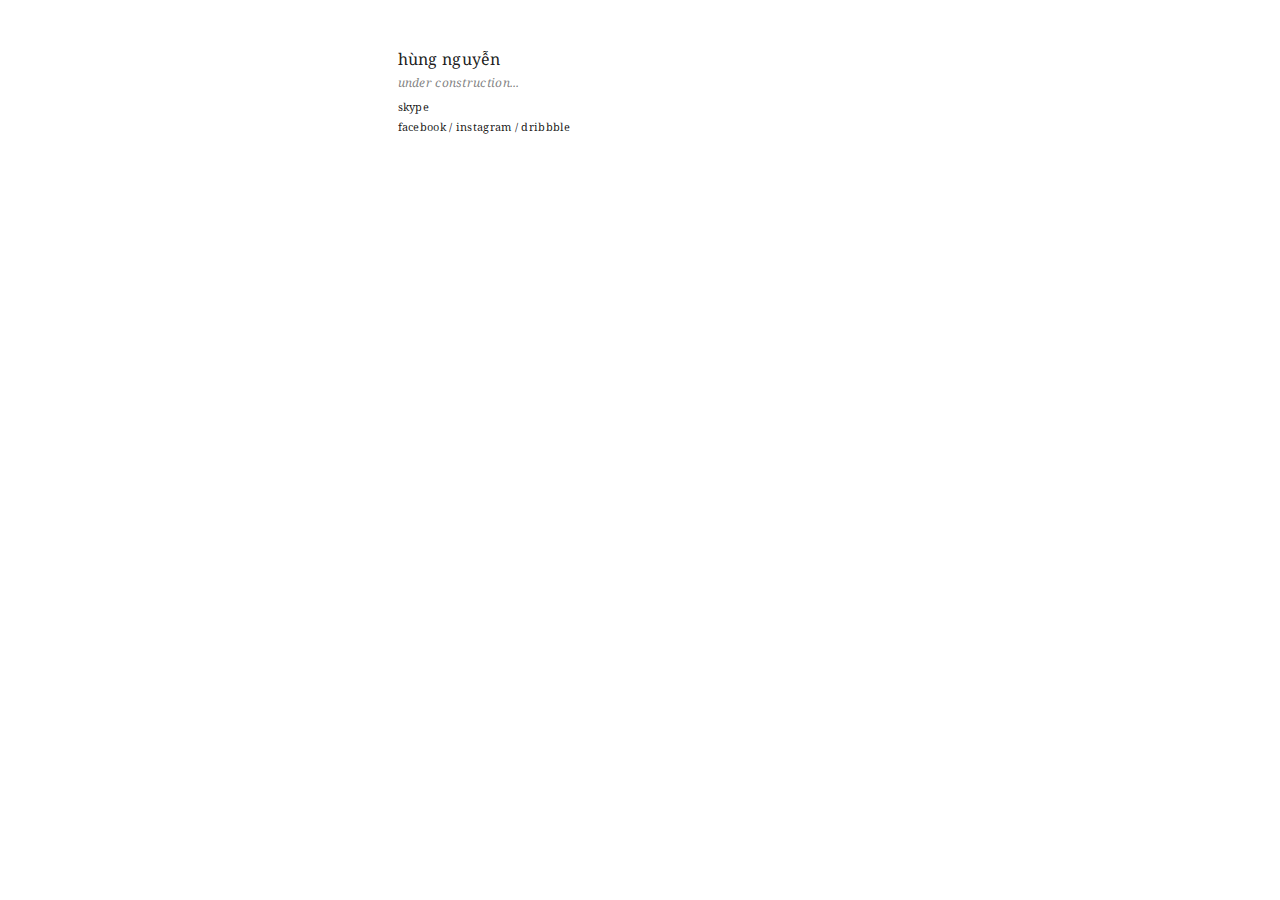
<file: index.html>
<!DOCTYPE html>
<html lang="vi">
<head>
    <meta charset="utf-8">
    <meta http-equiv="X-UA-Compatible" content="IE=edge">
    <meta name="description" content="">
    <meta name="keywords" content="">
    <meta name="viewport" content="width=device-width, initial-scale=1">
    <title>Hùng Nguyễn - Trang chủ</title>
    <!--Fonts-->
    <link href="https://fonts.googleapis.com/css?family=Noto+Serif:400,400i,700,700i&amp;subset=vietnamese" rel="stylesheet">
    <!-- Bootstrap -->
    <link href="css/bootstrap.css" rel="stylesheet">
    <!--Custom CSS-->
    <link href="css/styles.css" rel="stylesheet">
    <!-- HTML5 Shim and Respond.js IE8 support of HTML5 elements and media queries -->
    <!-- WARNING: Respond.js doesn't work if you view the page via file:// -->
    <!--[if lt IE 9]>
    <script src="https://oss.maxcdn.com/html5shiv/3.7.2/html5shiv.min.js"></script>
    <script src="https://oss.maxcdn.com/respond/1.4.2/respond.min.js"></script>
    <![endif]-->
</head>
<body class="index-page">

<!--HEADER-->
<div class="header">
    <div class="container">
        <div class="row">
            <div class="col-xs-12 col-sm-8 col-sm-offset-2 col-md-6 col-md-offset-3">
                <!--logo-->
                <a href="index.html" class="logo">hùng nguyễn</a>

                <!--tagline-->
                <div class="tagline">under construction...</div>

                <!--social link-->
                <div class="social-link">
                    <a href="#">skype</a><br/>
                    <a href="#">facebook</a> / <a href="#">instagram</a> / <a href="#">dribbble</a>
                </div>
            </div>
        </div>
    </div>
</div>

<!--MAIN CONTENT-->
<div class="main-content">

</div>

<!--FOOTER-->
<div class="footer">

</div>

<!-- jQuery (necessary for Bootstrap's JavaScript plugins) -->
<script src="js/jquery-3.1.1.js"></script>
<!-- Include all compiled plugins (below), or include individual files as needed -->
<script src="js/bootstrap.js"></script>
<!--Custom scripts-->
<script src="js/scripts.js"></script>
</body>
</html>
</file>
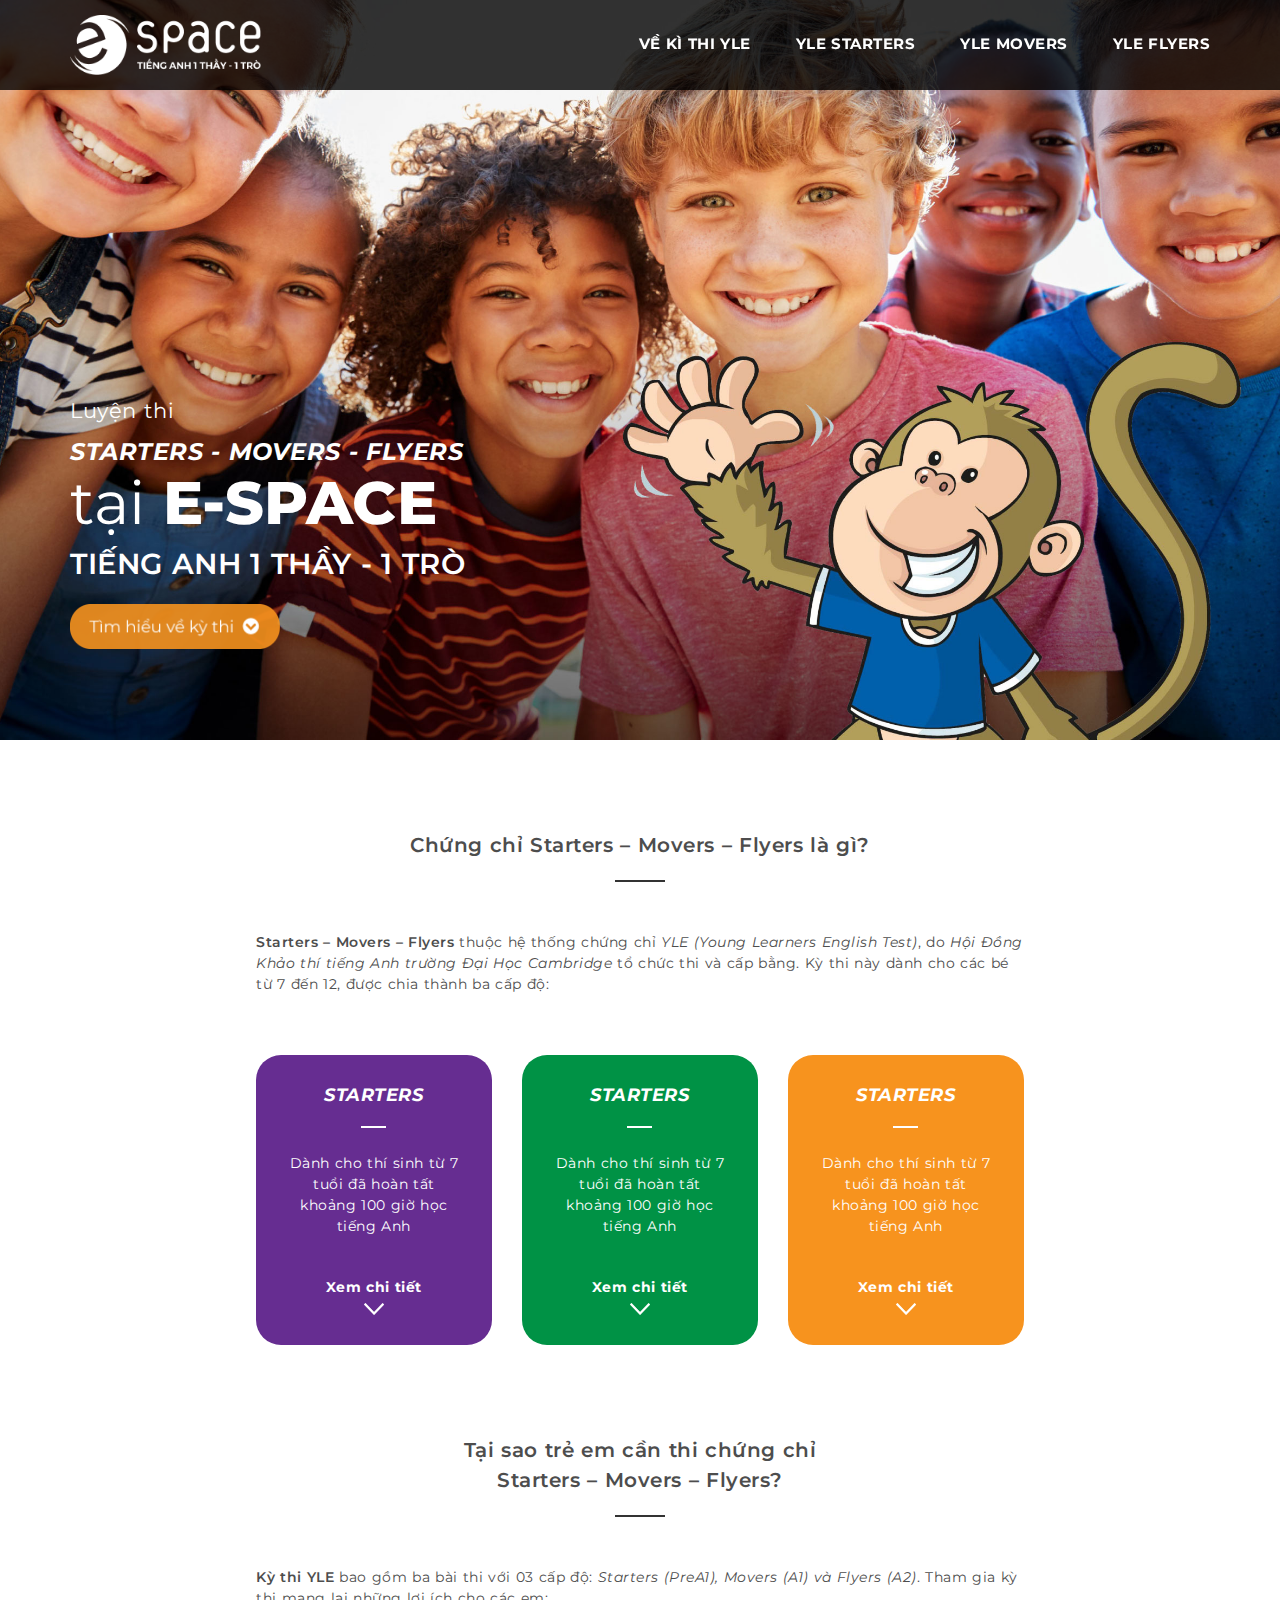
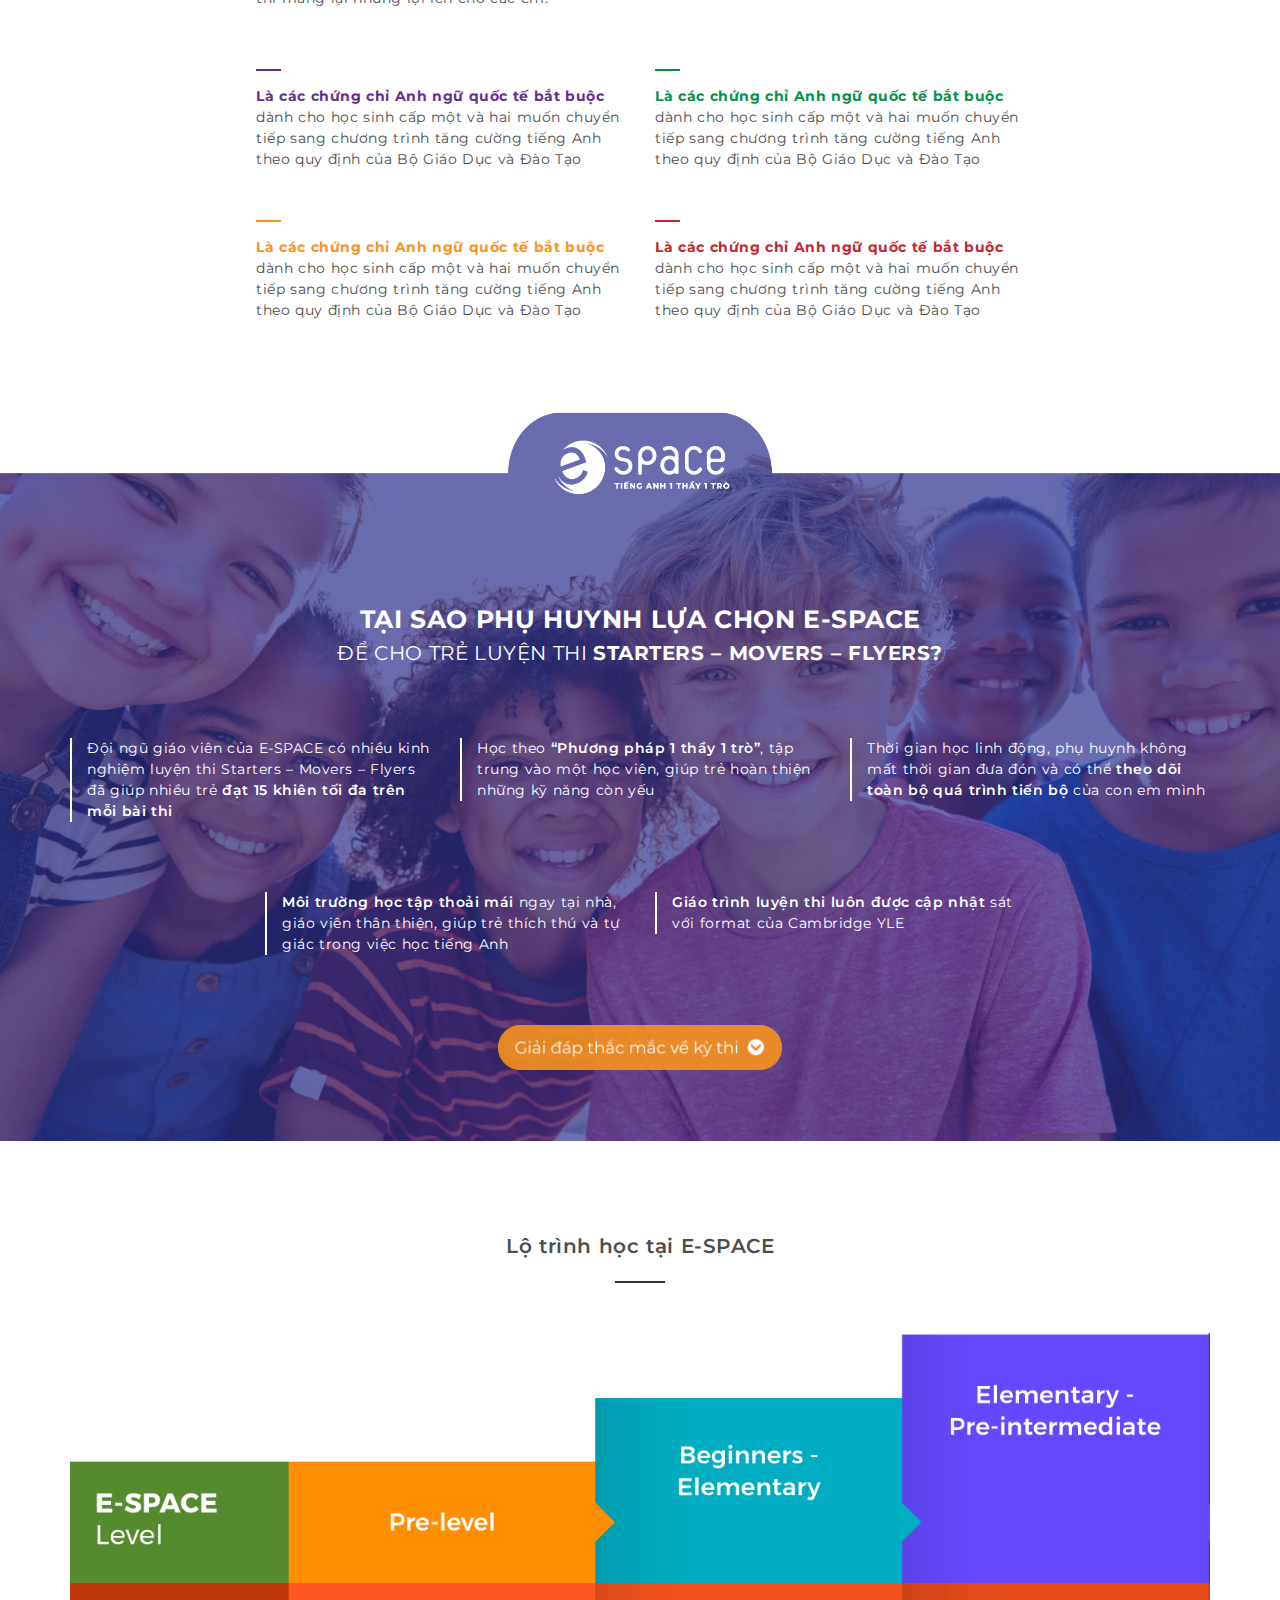
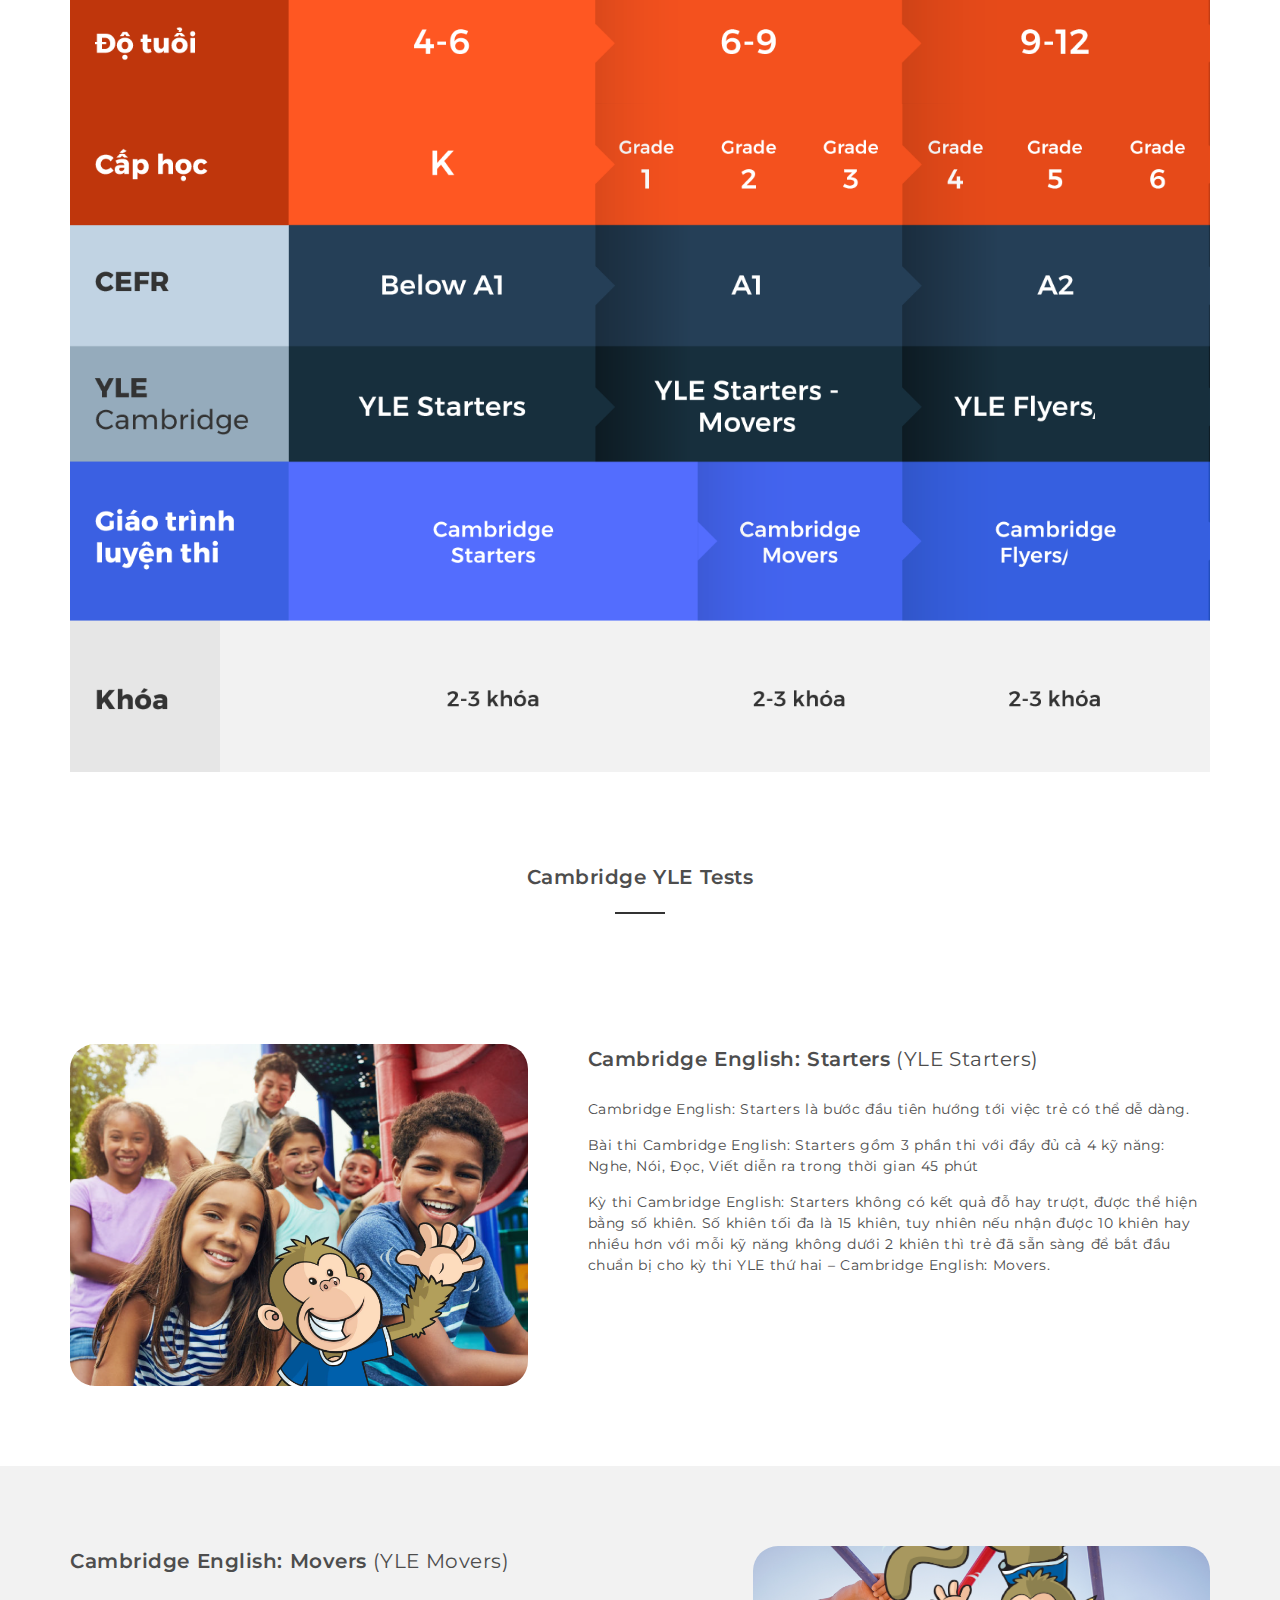
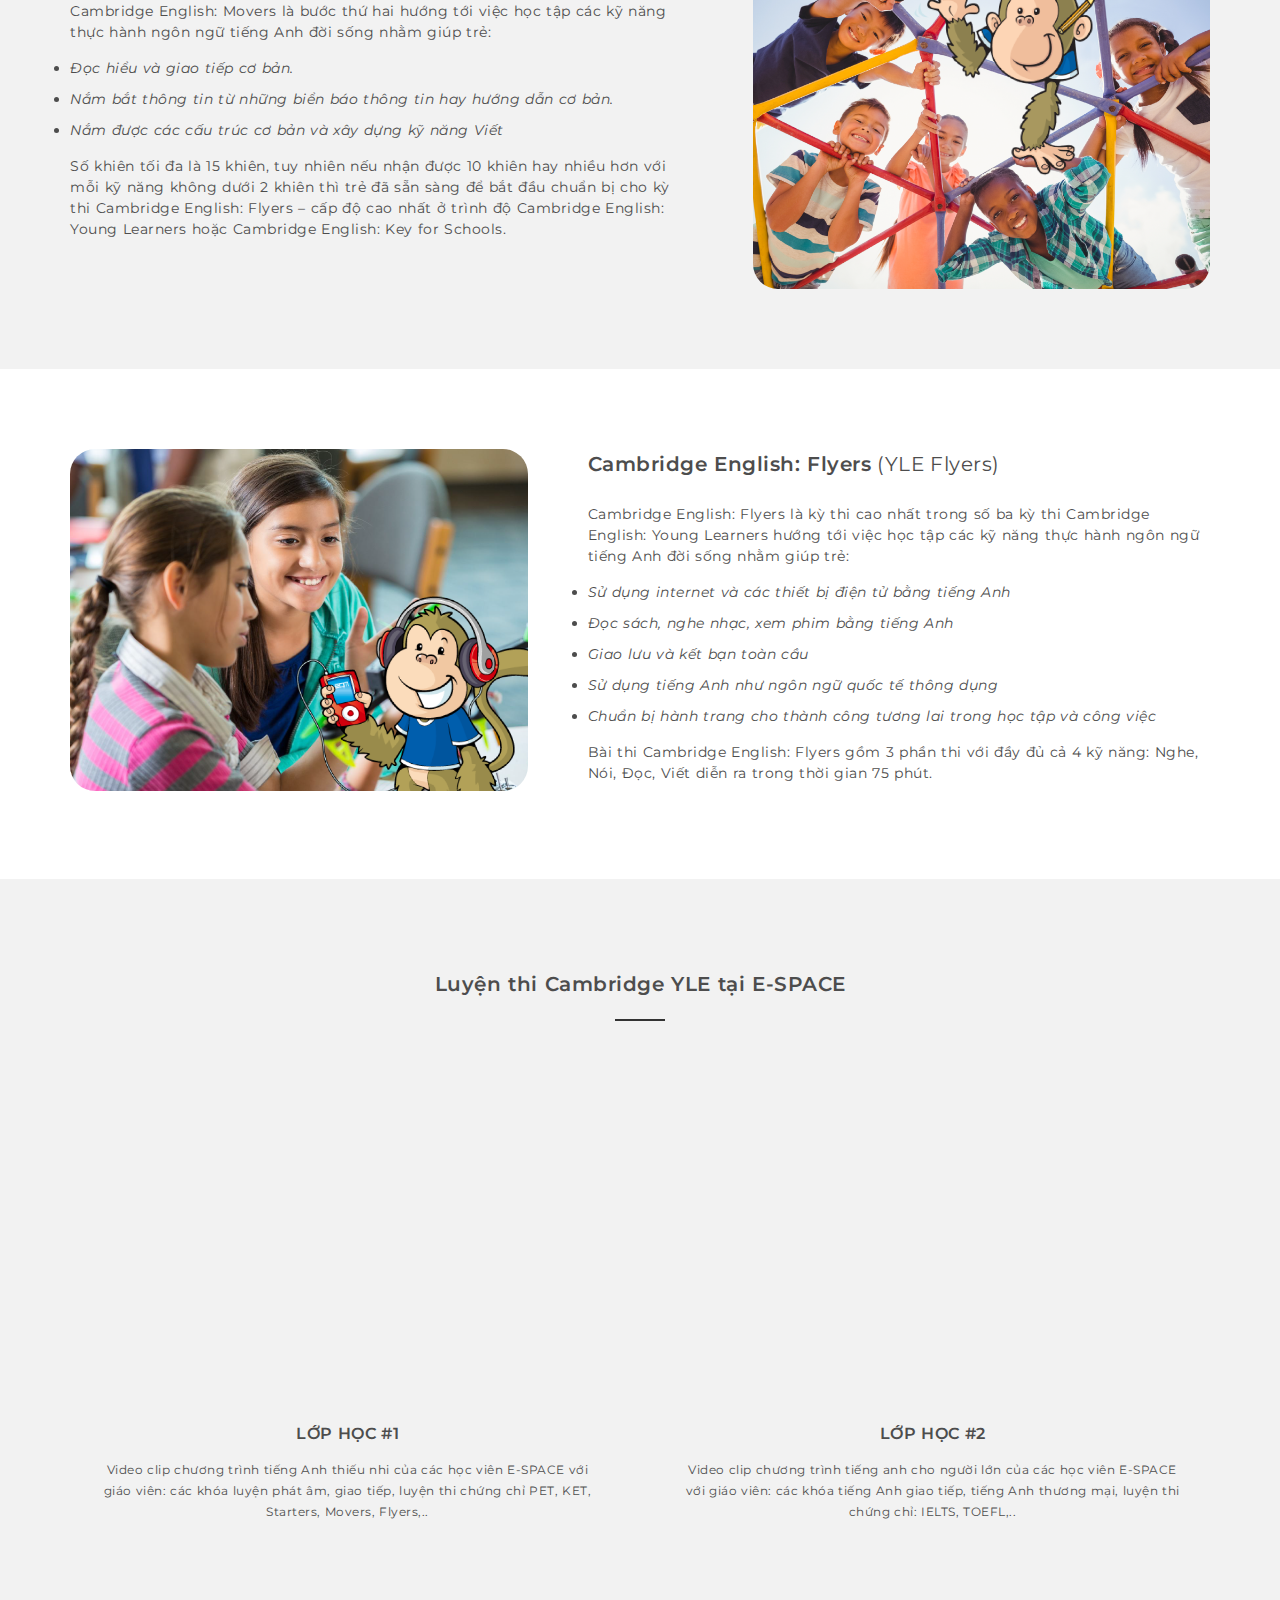
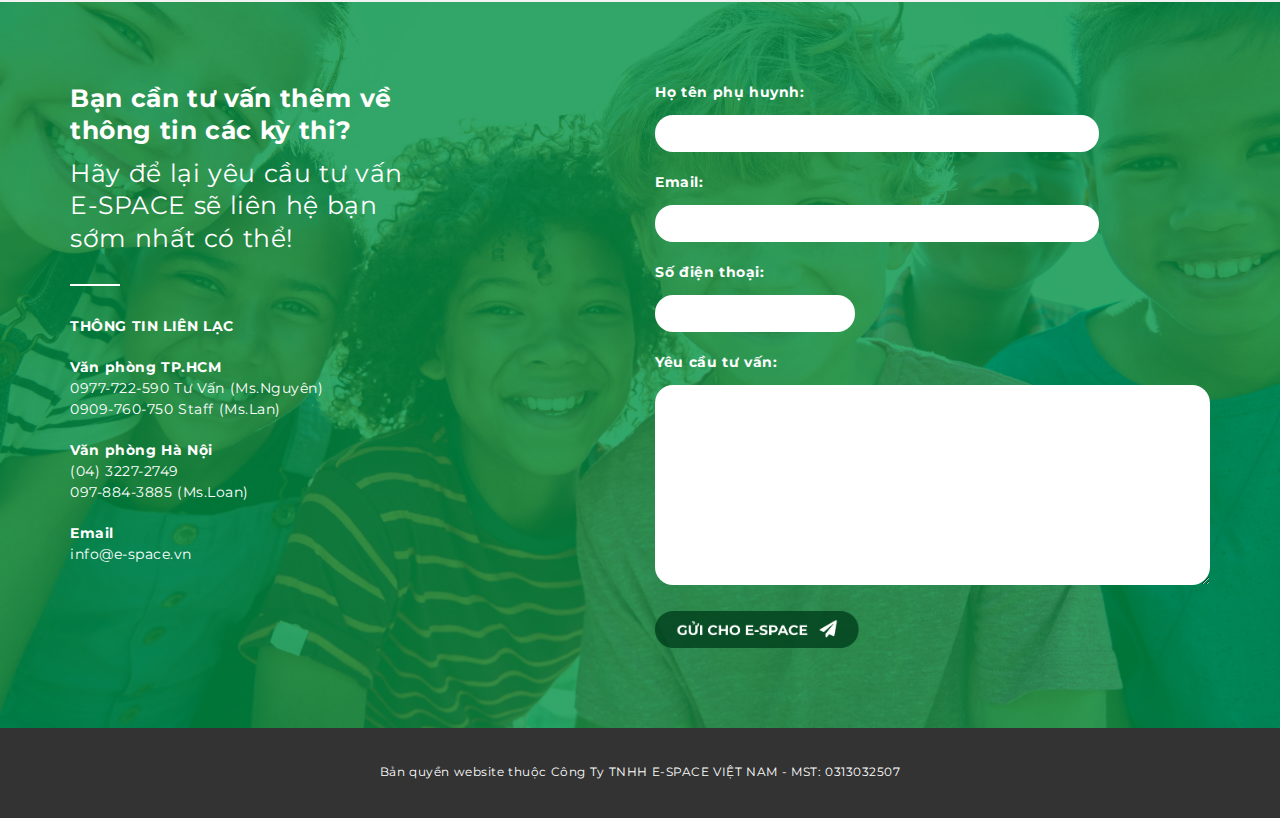
<file: es/index.html>
<!DOCTYPE html>
<html lang="vi">
<head>
    <meta charset="utf-8">
    <meta http-equiv="X-UA-Compatible" content="IE=edge">
    <meta name="description" content="">
    <meta name="keywords" content="">
    <meta name="viewport" content="width=device-width, initial-scale=1">
    <title>Luyện thi tiếng and Cambridge cùng E-SAPCE - Tiếng Anh 1 thầy 1 trò!</title>
    <!--Fonts-->
    <link href="https://fonts.googleapis.com/css?family=Montserrat:400,400i,500,500i,600,600i,700,700i&amp;subset=vietnamese" rel="stylesheet">
    <!-- Bootstrap -->
    <link href="css/bootstrap.css" rel="stylesheet">
    <!--Custom CSS-->
    <link href="css/styles.css" rel="stylesheet">
    <!-- HTML5 Shim and Respond.js IE8 support of HTML5 elements and media queries -->
    <!-- WARNING: Respond.js doesn't work if you view the page via file:// -->
    <!--[if lt IE 9]>
    <script src="https://oss.maxcdn.com/html5shiv/3.7.2/html5shiv.min.js"></script>
    <script src="https://oss.maxcdn.com/respond/1.4.2/respond.min.js"></script>
    <![endif]-->
</head>
<body id="top-page" class="index-page">

<!--HEADER-->
<div class="header">


    <!--main nav-->
    <div class="main-nav visible-lg visible-md">
        <div class="container">
            <a href="#top-page" class="logo">
                <img src="images/logo.png" />
            </a>
            <div class="links">
                <a href="#features-part">Về kì thi YLE</a>
                <a href="#starters-part">YLE Starters</a>
                <a href="#movers-part">YLE Movers</a>
                <a href="#flyers-part">YLE Flyers</a>
            </div>
        </div>
    </div>



    <!--hidden menu-->
    <div class="hidden-menu hidden-lg hidden-md">
        <a href="#features-part">Về kì thi YLE</a>
        <a class="zebra" href="#starters-part">YLE Starters</a>
        <a href="#movers-part">YLE Movers</a>
        <a class="zebra" href="#flyers-part">YLE Flyers</a>
    </div>

    <!--nav sp-->
    <div class="nav-sp hidden-lg hidden-md">
        <div class="container">
            <a href="#top-page" class="logo">
                <img src="images/logo.png" />
            </a>
            <img class="toggle-btn hamburger" src="images/hamburger.png"/>
            <img class="toggle-btn close-btn" src="images/close.png"/>
        </div>
    </div>
</div>

<!--MAIN CONTENT-->
<div class="main-content">

    <!--hero-->
    <div class="hero">
        <div class="container">
            <div class="hero-intro">
                <div class="text01">Luyện thi</div>
                <div class="text02">Starters - Movers - Flyers</div>
                <div class="text03">tại <span>E-SPACE</span></div>
                <div class="text04">Tiếng anh 1 thầy - 1 trò</div>
                <a class="hero-btn" href="#features-part"><img src="images/hero-btn.png" /></a>
            </div>
        </div>
    </div>

    <!--features-->
    <div id="features-part" class="features block">
        <div class="container">
            <h2 class="block-title">Chứng chỉ Starters – Movers – Flyers là gì?</h2>
            <div class="block-title-sep"></div>
            <div class="description">
                <p>
                    <b>Starters – Movers – Flyers</b> thuộc hệ thống chứng chỉ <i>YLE (Young Learners English Test)</i>, do <i>Hội Đồng Khảo thí tiếng Anh trường Đại Học Cambridge</i> tổ chức thi và cấp bằng. Kỳ thi này dành cho các bé từ 7 đến 12, được chia thành ba cấp độ:
                </p>
            </div>
            <div class="row feature-list">
                <div class="col-xs-12 col-md-4">
                    <div class="item starters">
                        <div class="title">Starters</div>
                        <div class="sep"></div>
                        <div class="description">
                            Dành cho thí sinh từ 7 tuổi đã hoàn tất khoảng 100 giờ học tiếng Anh
                        </div>
                        <a href="#starters-part" class="detail">
                            <span>Xem chi tiết</span>
                            <img src="images/arr-down.png" />
                        </a>
                    </div>
                </div>
                <div class="col-xs-12 col-md-4">
                    <div class="item movers">
                        <div class="title">Starters</div>
                        <div class="sep"></div>
                        <div class="description">
                            Dành cho thí sinh từ 7 tuổi đã hoàn tất khoảng 100 giờ học tiếng Anh
                        </div>
                        <a href="#movers-part" class="detail">
                            <span>Xem chi tiết</span>
                            <img src="images/arr-down.png" />
                        </a>
                    </div>
                </div>
                <div class="col-xs-12 col-md-4">
                    <div class="item flyers">
                        <div class="title">Starters</div>
                        <div class="sep"></div>
                        <div class="description">
                            Dành cho thí sinh từ 7 tuổi đã hoàn tất khoảng 100 giờ học tiếng Anh
                        </div>
                        <a href="#flyers-part" class="detail">
                            <span>Xem chi tiết</span>
                            <img src="images/arr-down.png" />
                        </a>
                    </div>
                </div>
            </div>
        </div>
    </div>

    <!--why-->
    <div class="why block">
        <div class="container">
            <h2 class="block-title">Tại sao trẻ em cần thi chứng chỉ<br/>
                Starters – Movers – Flyers?</h2>
            <div class="block-title-sep"></div>
            <div class="description">
                <p>
                    <b>Kỳ thi YLE</b> bao gồm ba bài thi với 03 cấp độ: <i>Starters (PreA1), Movers (A1) và Flyers (A2)</i>. Tham gia kỳ thi mang lại những lợi ích cho các em:
                </p>
            </div>
            <div class="row why-list">
                <div class="col-xs-12 col-md-6">
                    <div class="item first">
                        <div class="sep"></div>
                        <div class="description">
                            <span>Là các chứng chỉ Anh ngữ quốc tế bắt buộc</span> dành cho học sinh cấp một và hai muốn chuyển tiếp sang chương trình tăng cường tiếng Anh theo quy định của Bộ Giáo Dục và Đào Tạo
                        </div>
                    </div>
                </div>
                <div class="col-xs-12 col-md-6">
                    <div class="item second">
                        <div class="sep"></div>
                        <div class="description">
                            <span>Là các chứng chỉ Anh ngữ quốc tế bắt buộc</span> dành cho học sinh cấp một và hai muốn chuyển tiếp sang chương trình tăng cường tiếng Anh theo quy định của Bộ Giáo Dục và Đào Tạo
                        </div>
                    </div>
                </div>
                <div class="col-xs-12 col-md-6">
                    <div class="item third">
                        <div class="sep"></div>
                        <div class="description">
                            <span>Là các chứng chỉ Anh ngữ quốc tế bắt buộc</span> dành cho học sinh cấp một và hai muốn chuyển tiếp sang chương trình tăng cường tiếng Anh theo quy định của Bộ Giáo Dục và Đào Tạo
                        </div>
                    </div>
                </div>
                <div class="col-xs-12 col-md-6">
                    <div class="item fourth">
                        <div class="sep"></div>
                        <div class="description">
                            <span>Là các chứng chỉ Anh ngữ quốc tế bắt buộc</span> dành cho học sinh cấp một và hai muốn chuyển tiếp sang chương trình tăng cường tiếng Anh theo quy định của Bộ Giáo Dục và Đào Tạo
                        </div>
                    </div>
                </div>
            </div>
        </div>
    </div>




    <!--why choose-->
    <div class="why-choose block">
        <div class="container">
            <div class="title">
                <div class="first">TẠI SAO PHỤ HUYNH LỰA CHỌN E-SPACE</div>
                <div class="second">ĐỂ CHO TRẺ LUYỆN THI <span>STARTERS – MOVERS – FLYERS?</span></div>
            </div>
            <div class="row why-choose-list">
                <div class="col-xs-12 col-md-4">
                    <div class="item first">
                        <div class="description">
                            Đội ngũ giáo viên của E-SPACE có nhiều kinh nghiệm luyện thi Starters – Movers – Flyers đã giúp nhiều trẻ <b>đạt 15 khiên tối đa trên mỗi bài thi</b>
                        </div>
                    </div>
                </div>

                <div class="col-xs-12 col-md-4">
                    <div class="item first">
                        <div class="description">
                            Học theo <b>“Phương pháp 1 thầy 1 trò”</b>, tập trung vào một học viên, giúp trẻ hoàn thiện những kỹ năng còn yếu
                        </div>
                    </div>
                </div>

                <div class="col-xs-12 col-md-4">
                    <div class="item first">
                        <div class="description">
                            Thời gian học linh động, phụ huynh không mất thời gian đưa đón và có thể <b>theo dõi toàn bộ quá trình tiến bộ</b> của con em mình
                        </div>
                    </div>
                </div>

                <div style="height: 70px; clear: both;" class="visible-md visible-lg"></div>

                <div class="col-xs-12 col-md-4 col-md-offset-2">
                    <div class="item first">
                        <div class="description">
                            <b>Môi trường học tập thoải mái</b> ngay tại nhà, giáo viên thân thiện, giúp trẻ thích thú và tự giác trong việc học tiếng Anh
                        </div>
                    </div>
                </div>

                <div class="col-xs-12 col-md-4">
                    <div class="item first">
                        <div class="description">
                            <b>Giáo trình luyện thi luôn được cập nhật</b> sát với format của Cambridge YLE
                        </div>
                    </div>
                </div>
            </div>

            <a href="#contact-part" class="ask-button"><img src="images/ask-btn.png" /></a>
        </div>
    </div>




    <!--road-->
    <div class="road block">
        <div class="container">
            <h2 class="block-title">Lộ trình học tại E-SPACE</h2>
            <div class="block-title-sep"></div>

            <img class="road-img" src="images/lotrinh-luyenthi.png"/>
        </div>
    </div>




    <!--test list-->
    <div class="test-list block">
        <div class="container">
            <h2 class="block-title">Cambridge YLE Tests</h2>
            <div class="block-title-sep"></div>
        </div>

        <div id="starters-part" class="container">
            <div class="row starters item first">
                <div class="col-xs-12 col-md-5">
                    <img class="test-list-img" src="images/test01.png"/>
                </div>

                <div class="col-xs-12 col-md-7">
                    <div class="title more-padding-left"><b>Cambridge English: Starters</b> (YLE Starters)</div>
                    <div class="description more-padding-left">
                        <p>Cambridge English: Starters là bước đầu tiên hướng tới việc trẻ có thể dễ dàng.</p>

                        <p>Bài thi Cambridge English: Starters gồm 3 phần thi với đầy đủ cả 4 kỹ năng: Nghe, Nói, Đọc, Viết diễn ra trong thời gian 45 phút</p>

                        <p>Kỳ thi Cambridge English: Starters không có kết quả đỗ hay trượt, được thể hiện bằng số khiên. Số khiên tối đa là 15 khiên, tuy nhiên nếu nhận được 10 khiên hay nhiều hơn với mỗi kỹ năng không dưới 2 khiên thì trẻ đã sẵn sàng để bắt đầu chuẩn bị cho kỳ thi YLE thứ hai – Cambridge English: Movers.</p>

                    </div>
                </div>
            </div>
        </div>

        <div id="movers-part" class="container-fluid">
            <div class="container">
                <div class="row starters item second">
                    <div class="col-xs-12 col-md-5 visible-xs visible-sm">
                        <img class="test-list-img" src="images/test02.png"/>
                    </div>

                    <div class="col-xs-12 col-md-7">
                        <div class="title more-padding-right"><b>Cambridge English: Movers</b> (YLE Movers)</div>
                        <div class="description more-padding-right">
                            <p>Cambridge English: Movers là bước thứ hai hướng tới việc học tập các kỹ năng thực hành ngôn ngữ tiếng Anh đời sống nhằm giúp trẻ:</p>

                            <ul>
                                <li>Đọc hiểu và giao tiếp cơ bản.</li>

                                <li>Nắm bắt thông tin từ những biển báo thông tin hay hướng dẫn cơ bản.</li>

                                <li>Nắm được các cấu trúc cơ bản và xây dựng kỹ năng Viết</li>
                            </ul>

                            <p>Số khiên tối đa là 15 khiên, tuy nhiên nếu nhận được 10 khiên hay nhiều hơn với mỗi kỹ năng không dưới 2 khiên thì trẻ đã sẵn sàng để bắt đầu chuẩn bị cho kỳ thi Cambridge English: Flyers – cấp độ cao nhất ở trình độ Cambridge English: Young Learners hoặc Cambridge English: Key for Schools.</p>

                        </div>
                    </div>

                    <div class="col-xs-12 col-md-5 visible-lg visible-md">
                        <img class="test-list-img" src="images/test02.png"/>
                    </div>
                </div>
            </div>
        </div>

        <div id="flyers-part" class="container">
            <div class="row starters item third">
                <div class="col-xs-12 col-md-5">
                    <img class="test-list-img" src="images/test03.png"/>
                </div>

                <div class="col-xs-12 col-md-7">
                    <div class="title more-padding-left"><b>Cambridge English: Flyers</b> (YLE Flyers)</div>
                    <div class="description more-padding-left">
                        <p>Cambridge English: Flyers là kỳ thi cao nhất trong số ba kỳ thi Cambridge English: Young Learners hướng tới việc học tập các kỹ năng thực hành ngôn ngữ tiếng Anh đời sống nhằm giúp trẻ:</p>

                        <ul>
                            <li>Sử dụng internet và các thiết bị điện tử bằng tiếng Anh</li>
                            <li>Đọc sách, nghe nhạc, xem phim bằng tiếng Anh</li>
                            <li>Giao lưu và kết bạn toàn cầu</li>
                            <li>Sử dụng tiếng Anh như ngôn ngữ quốc tế thông dụng</li>
                            <li>Chuẩn bị hành trang cho thành công tương lai trong học tập và công việc</li>
                        </ul>

                        <p>Bài thi Cambridge English: Flyers gồm 3 phần thi với đầy đủ cả 4 kỹ năng: Nghe, Nói, Đọc, Viết diễn ra trong thời gian 75 phút.</p>
                    </div>
                </div>
            </div>
        </div>
    </div>




    <!--sample classes-->
    <div class="sample-classes block">
        <div class="container">
            <h2 class="block-title">Luyện thi Cambridge YLE tại E-SPACE</h2>
            <div class="block-title-sep"></div>

            <div class="video-list">
                <div class="row">
                    <div class="col-xs-12 col-md-6">
                        <div class="video-container">
                            <iframe width="560" height="315" src="https://www.youtube.com/embed/gmar4gh5nIw?rel=0" frameborder="0" gesture="media" allow="encrypted-media" allowfullscreen></iframe>
                        </div>
                        <div class="title">Lớp học #1</div>
                        <div class="description">Video clip chương trình tiếng Anh thiếu nhi của các học viên E-SPACE với giáo viên: các khóa luyện phát âm, giao tiếp, luyện thi chứng chỉ PET, KET, Starters, Movers, Flyers,..</div>
                    </div>
                    <div class="col-xs-12 col-md-6">
                        <div class="video-container">
                            <iframe width="560" height="315" src="https://www.youtube.com/embed/gmar4gh5nIw?rel=0" frameborder="0" gesture="media" allow="encrypted-media" allowfullscreen></iframe>
                        </div>
                        <div class="title">Lớp học #2</div>
                        <div class="description">Video clip chương trình tiếng anh cho người lớn của các học viên E-SPACE với giáo viên: các khóa tiếng Anh giao tiếp, tiếng Anh thương mại, luyện thi chứng chỉ: IELTS, TOEFL,..</div>
                    </div>
                </div>
            </div>
        </div>
    </div>




    <!--contact form-->
    <div id="contact-part" class="contact-form">
        <div class="container">
            <div class="row">
                <div class="col-xs-12 col-md-6">
                    <div class="question">
                        Bạn cần tư vấn thêm về<br/>
                        thông tin các kỳ thi?
                    </div>
                    <div class="answer">
                        Hãy để lại yêu cầu tư vấn<br/>
                        E-SPACE sẽ liên hệ bạn<br/>
                        sớm nhất có thể!
                    </div>
                    <div class="sep"></div>

                    <div class="visible-md visible-lg">
                        <div class="sub-title">Thông tin liên lạc</div>
                        <div class="contact-item">
                            <div class="sub-sub-title">Văn phòng TP.HCM</div>
                            <div class="detail">
                                0977-722-590 Tư Vấn (Ms.Nguyên)<br/>
                                0909-760-750 Staff (Ms.Lan)
                            </div>
                        </div>
                        <div class="contact-item">
                            <div class="sub-sub-title">Văn phòng Hà Nội</div>
                            <div class="detail">
                                (04) 3227-2749<br/>
                                097-884-3885 (Ms.Loan)
                            </div>
                        </div>
                        <div class="contact-item">
                            <div class="sub-sub-title">Email</div>
                            <div class="detail">
                                info@e-space.vn
                            </div>
                        </div>
                    </div>
                </div>

                <div class="col-xs-12 col-md-6">
                    <form>
                        <label for="contact-form-name">Họ tên phụ huynh:</label>
                        <input class="contact-form-field" id="contact-form-name" type="text"/>

                        <label for="contact-form-email">Email:</label>
                        <input class="contact-form-field" id="contact-form-email" type="text"/>

                        <label for="contact-form-phone">Số điện thoại:</label>
                        <input class="contact-form-field" id="contact-form-phone" type="text"/>

                        <label for="contact-form-message">Yêu cầu tư vấn:</label>
                        <textarea id="contact-form-message"></textarea>

                        <input id="contact-form-submit-btn" type="image" src="images/contact-btn.png" alt="Gửi cho E-SPACE" />
                    </form>

                    <div class="visible-xs visible-sm">
                        <div class="sub-title">Thông tin liên lạc</div>
                        <div class="contact-item">
                            <div class="sub-sub-title">Văn phòng TP.HCM</div>
                            <div class="detail">
                                0977-722-590 Tư Vấn (Ms.Nguyên)<br/>
                                0909-760-750 Staff (Ms.Lan)
                            </div>
                        </div>
                        <div class="contact-item">
                            <div class="sub-sub-title">Văn phòng Hà Nội</div>
                            <div class="detail">
                                (04) 3227-2749<br/>
                                097-884-3885 (Ms.Loan)
                            </div>
                        </div>
                        <div class="contact-item">
                            <div class="sub-sub-title">Email</div>
                            <div class="detail">
                                info@e-space.vn
                            </div>
                        </div>
                    </div>
                </div>
            </div>
        </div>
    </div>
</div>

<!--FOOTER-->
<div class="footer">
    <!--link list-->
    <div class="copyright">
        <div class="container">
            Bản quyền website thuộc Công Ty TNHH E-SPACE VIỆT NAM - MST: 0313032507
        </div>
    </div>
</div>

<!-- jQuery (necessary for Bootstrap's JavaScript plugins) -->
<script src="js/jquery-3.1.1.js"></script>
<!-- Include all compiled plugins (below), or include individual files as needed -->
<script src="js/bootstrap.js"></script>
<!--Custom scripts-->
<script src="js/scripts.js"></script>
</body>
</html>
</file>
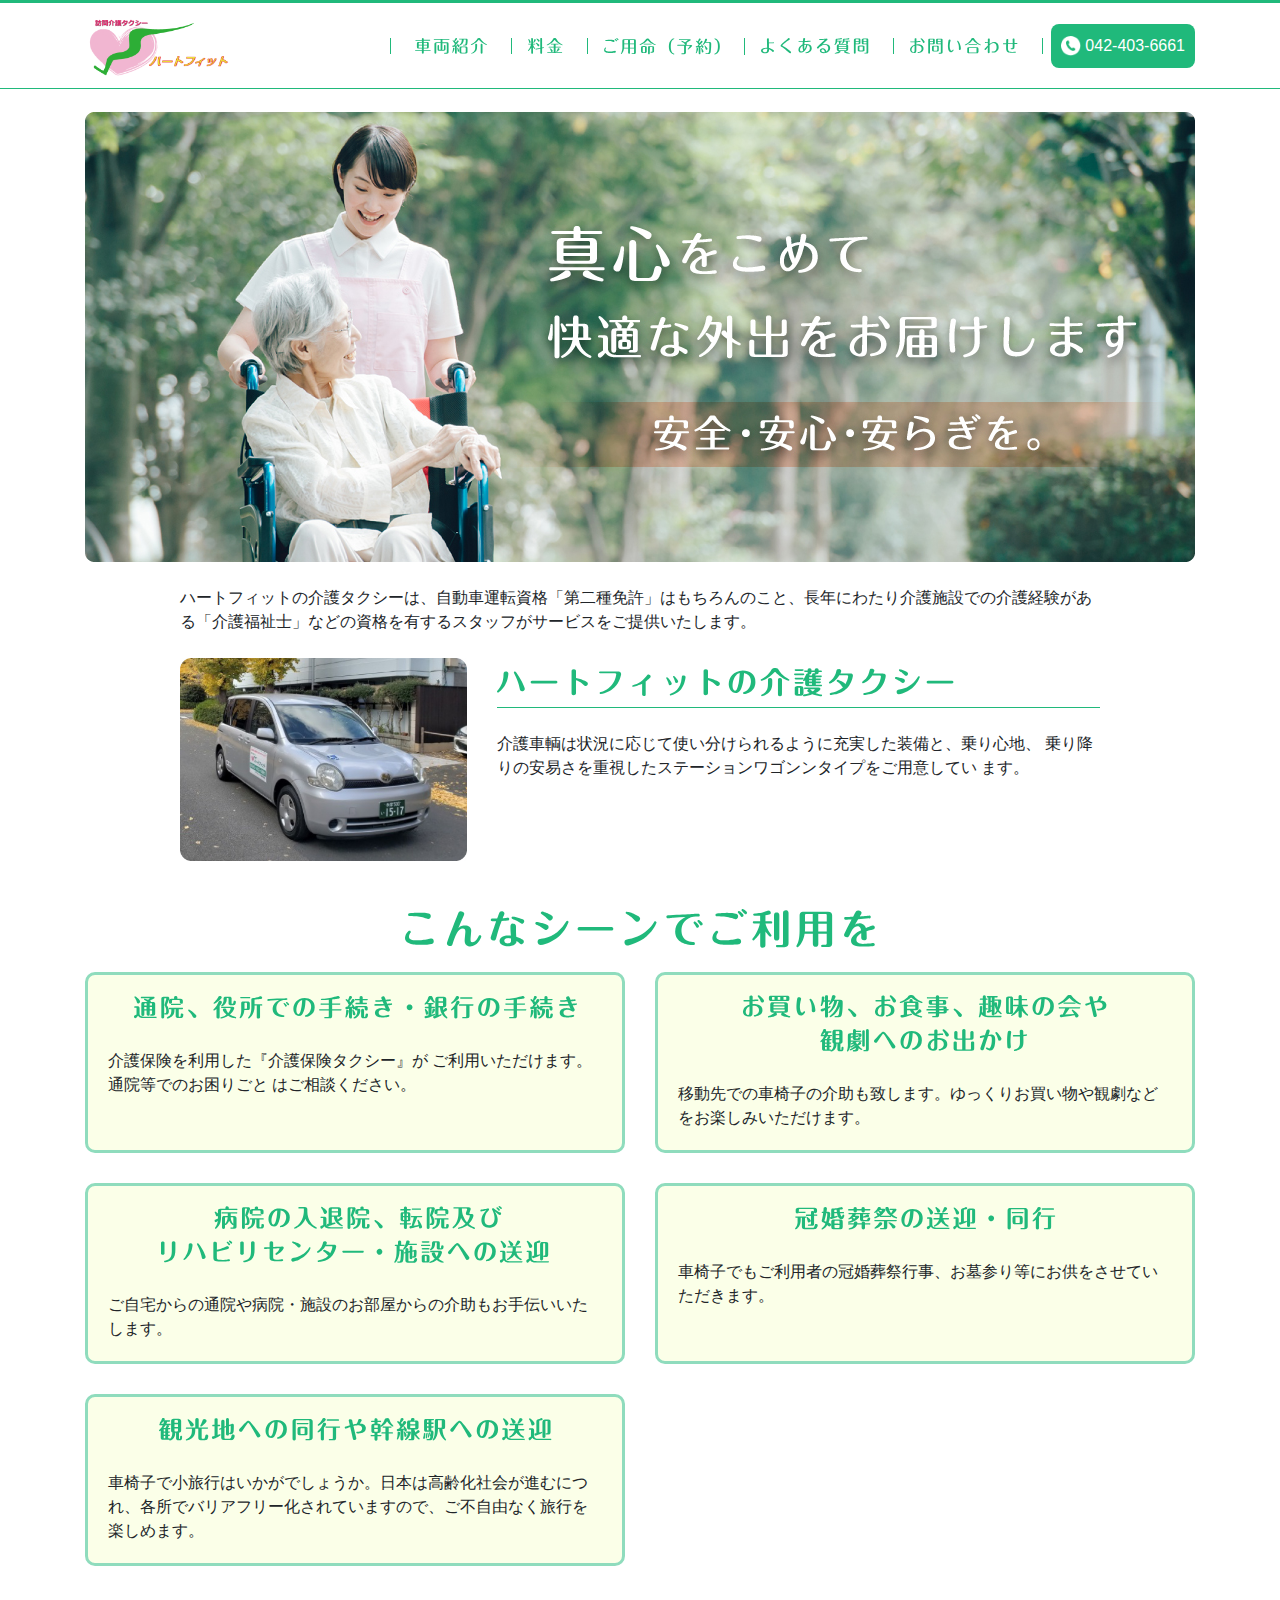
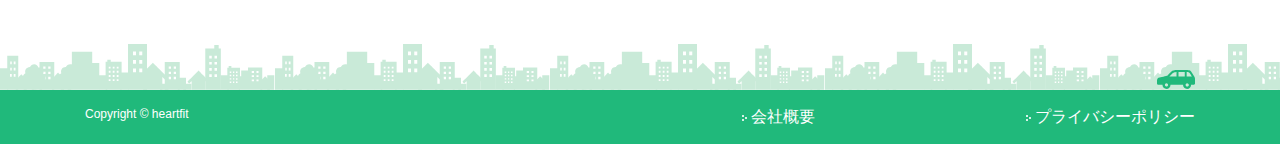
<file: heartfit/index.html>
<!DOCTYPE html>
<html lang="ja">

	<head>

		<meta charset="utf-8">
		<meta name="viewport" content="width=device-width, initial-scale=1, shrink-to-fit=no">
		<meta name="description" content="">
		<meta name="author" content="">

		<title>訪問介護タクシー　ハートフィット | ホーム</title>

		<!-- Bootstrap core CSS -->
		<link href="vendor/bootstrap/css/bootstrap.min.css" rel="stylesheet">

		<!-- Custom styles for this template -->
		<link href="css/custom.css" rel="stylesheet">

	</head>

	<body>

		<!-- Navigation -->
		<nav class="navbar fixed-top navbar-expand-lg navbar-light bg-light fixed-top nav-style">
			<div class="container">
				<a class="navbar-brand" href="index.html" style=""><img class="home-logo" src="./images/logo.png" alt=""></a>
				
				<div class="row">
					<div class="col-md-12 d-lg-none">
						<span class="navbar-text call-info">
							<img class="call-img" src="./images/tell_icon-svg.png" alt=""> <span class="call-num">042-403-6661</span>
						</span>
					</div>
				</div>
				
				<button class="navbar-toggler navbar-toggler-right" type="button" data-toggle="collapse" data-target="#navbarResponsive" aria-controls="navbarResponsive" aria-expanded="false" aria-label="Toggle navigation">
					<span class="navbar-toggler-icon"></span>
				</button>
				
				<div class="collapse navbar-collapse" id="navbarResponsive">
					<ul class="navbar-nav ml-auto">
						<li class="nav-item">
							<a class="nav-link" href="introduction.html"><img class="img-menu img-menu-first" src="./images/menu01-svg.png" alt=""></a>
						</li>
						<li class="nav-item">
							<a class="nav-link" href="price.html"><img class="img-menu" src="./images/menu02-svg.png" alt=""></a>
						</li>
						<li class="nav-item">
							<a class="nav-link" href="reservation.html"><img class="img-menu" src="./images/menu03-svg.png" alt=""></a>
						</li>
						<li class="nav-item">
							<a class="nav-link" href="faq.html"><img class="img-menu" src="./images/menu04-svg.png" alt=""></a>
						</li>
						<li class="nav-item">
							<a class="nav-link" target="_blank" href="https://ssl.form-mailer.jp/fms/c3572426601725"><img class="img-menu" src="./images/menu05-svg.png" alt=""></a>
						</li> 
					</ul>
					
					<div class="d-none d-lg-block">
						<span class="navbar-text call-info">
							<img class="call-img" src="./images/tell_icon-svg.png" alt=""> <span class="call-num">042-403-6661</span>
						</span>
					</div> 
				</div>
			</div>
		</nav>

		
		<div class="container">

			<div class="row">
				<div class="col-md-12">
					<img class="header-img" src="./images/top_main.jpg" alt="">
				</div>
			</div>
			<!-- /.row -->
			
			<div class="row">
				<div class="col-md-10 offset-md-1">
				ハートフィットの介護タクシーは、自動車運転資格「第二種免許」はもちろんのこと、長年にわたり介護施設での介護経験がある「介護福祉士」などの資格を有するスタッフがサービスをご提供いたします。
				</div>
			</div>
			<!-- /.row -->

			<div class="row mt-4">
				<div class="col-md-10 offset-md-1">
					<div class="row">

						<div class="col-md-4 d-none d-md-block">
							<img class="img-fluid" src="./images/top_taxi.jpg" alt="">
						</div> 
						
						<div class="col-md-4 d-md-none">
							<div class="top-title-01"><img class="img-fluid " src="./images/top_title01-svg.png" alt=""></div>
							</br>
							<img class="img-fluid" src="./images/top_taxi.jpg" alt="">
						</div>

						<div class="col-md-8 d-md-none">
							</br>
							<span>介護車輌は状況に応じて使い分けられるように充実した装備と、乗り心地、
							乗り降りの安易さを重視したステーションワゴンンタイプをご用意してい
							ます。</span>
						</div>
						
						<div class="col-md-8 d-none d-md-block">
							<div class="top-title-01"><img class="img-fluid " src="./images/top_title01-svg.png" alt=""></div>
							</br>
							<span>介護車輌は状況に応じて使い分けられるように充実した装備と、乗り心地、
							乗り降りの安易さを重視したステーションワゴンンタイプをご用意してい
							ます。</span>
						</div>

					</div>
				</div>
			</div>
			<!-- /.row --> 

		</div>
		<!-- /.container -->

		<div class="container">

			<div class="row mt-5">
				<div class="col-lg-12 mb-4 top-title-02">
					<img class="img-fluid" src="./images/top_title02-svg.png" alt="">
				</div>
				
				<div class="col-lg-6 portfolio-item">
					<div class="card h-100 subtitle">
						<div class="card-body">
							<div class="img-subtitle"><img class="img-fluid" src="./images/top_subtitle01-svg.png" alt=""></div>
							<div>介護保険を利用した『介護保険タクシー』が
							ご利用いただけます。通院等でのお困りごと
							はご相談ください。</div> 
						</div> 
					</div>
				</div>
				
				<div class="col-lg-6 portfolio-item">
					<div class="card h-100 subtitle">
						<div class="card-body">
							<div class="img-subtitle"><img class="img-fluid" src="./images/top_subtitle02-svg.png" alt=""></div>
							<div>移動先での車椅子の介助も致します。ゆっくりお買い物や観劇などをお楽しみいただけます。</div> 
						</div> 
					</div> 
				</div> 
				
				<div class="col-lg-6 portfolio-item">
					<div class="card h-100 subtitle">
						<div class="card-body">
							<div class="img-subtitle"><img class="img-fluid" src="./images/top_subtitle03-svg.png" alt=""></div>
							<div>ご自宅からの通院や病院・施設のお部屋からの介助もお手伝いいたします。</div> 
						</div> 
					</div>
					
				</div>
				
				<div class="col-lg-6 portfolio-item">
					<div class="card h-100 subtitle">
						<div class="card-body">
							<div class="img-subtitle"><img class="img-fluid" src="./images/top_subtitle04-svg.png" alt=""></div>
							<div>車椅子でもご利用者の冠婚葬祭行事、お墓参り等にお供をさせていただきます。</div> 
						</div> 
					</div> 
				</div>
				
				<div class="col-lg-6 portfolio-item">
					<div class="card h-100 subtitle">
						<div class="card-body">
							<div class="img-subtitle"><img class="img-fluid" src="./images/top_subtitle05-svg.png" alt=""></div> 
							<div> 車椅子で小旅行はいかがでしょうか。日本は高齢化社会が進むにつれ、各所でバリアフリー化されていますので、ご不自由なく旅行を楽しめます。</div> 
						</div> 
					</div>
				</div>
				
			</div>
			<!-- /.row -->

		</div>
		<!-- /.container -->
		
		
		<!-- Footer -->
		<footer class="mt-5 img-footer"></footer>
		
		<footer class="">
			<div class="container">
				<div class="row">
					<div class="col-12 img-car">
						<img class="" src="./images/footer_car-svg.png" alt="">
					</div>
				</div>	
			</div> 
			<!-- /.container -->
		</footer>
		
		<footer class="bg-footer">
			<div class="container">
				<div class="row text-white">
					<div class="col-md-5 d-none d-md-block foorter-text">
						Copyright © heartfit
					</div>
					<div class="col-md-3 d-none d-md-block text-right">
						<img class="" src="./images/link_icon-svg.png" alt="">
						<a href="profile.html"><span class="text-white">会社概要</span></a>
					</div>
					<div class="col-md-4 d-none d-md-block text-right">
						<img class="" src="./images/link_icon-svg.png" alt="">
						<a href="privacy.html"><span class="text-white">プライバシーポリシー</span></a>
					</div> 
				</div>	
				
				<div class="row text-white">
					<div class="col d-md-none">
						<img class="" src="./images/link_icon-svg.png" alt="">
						<a href="profile.html"><span class="text-white">会社概要</span></a>
					</div>
					<div class="col-8 d-md-none text-right">
						<img class="" src="./images/link_icon-svg.png" alt="">
						<a href="privacy.html"><span class="text-white">プライバシーポリシー</span></a>
					</div>
					<div class="col-md-12 d-md-none foorter-text text-center mt-2">
						Copyright © heartfit
					</div>
				</div>	
			
			</div> 
			<!-- /.container -->
		</footer>

		<!-- Bootstrap core JavaScript -->
		<script src="vendor/jquery/jquery.min.js"></script>
		<script src="vendor/bootstrap/js/bootstrap.bundle.min.js"></script>

	</body>

</html>
</file>
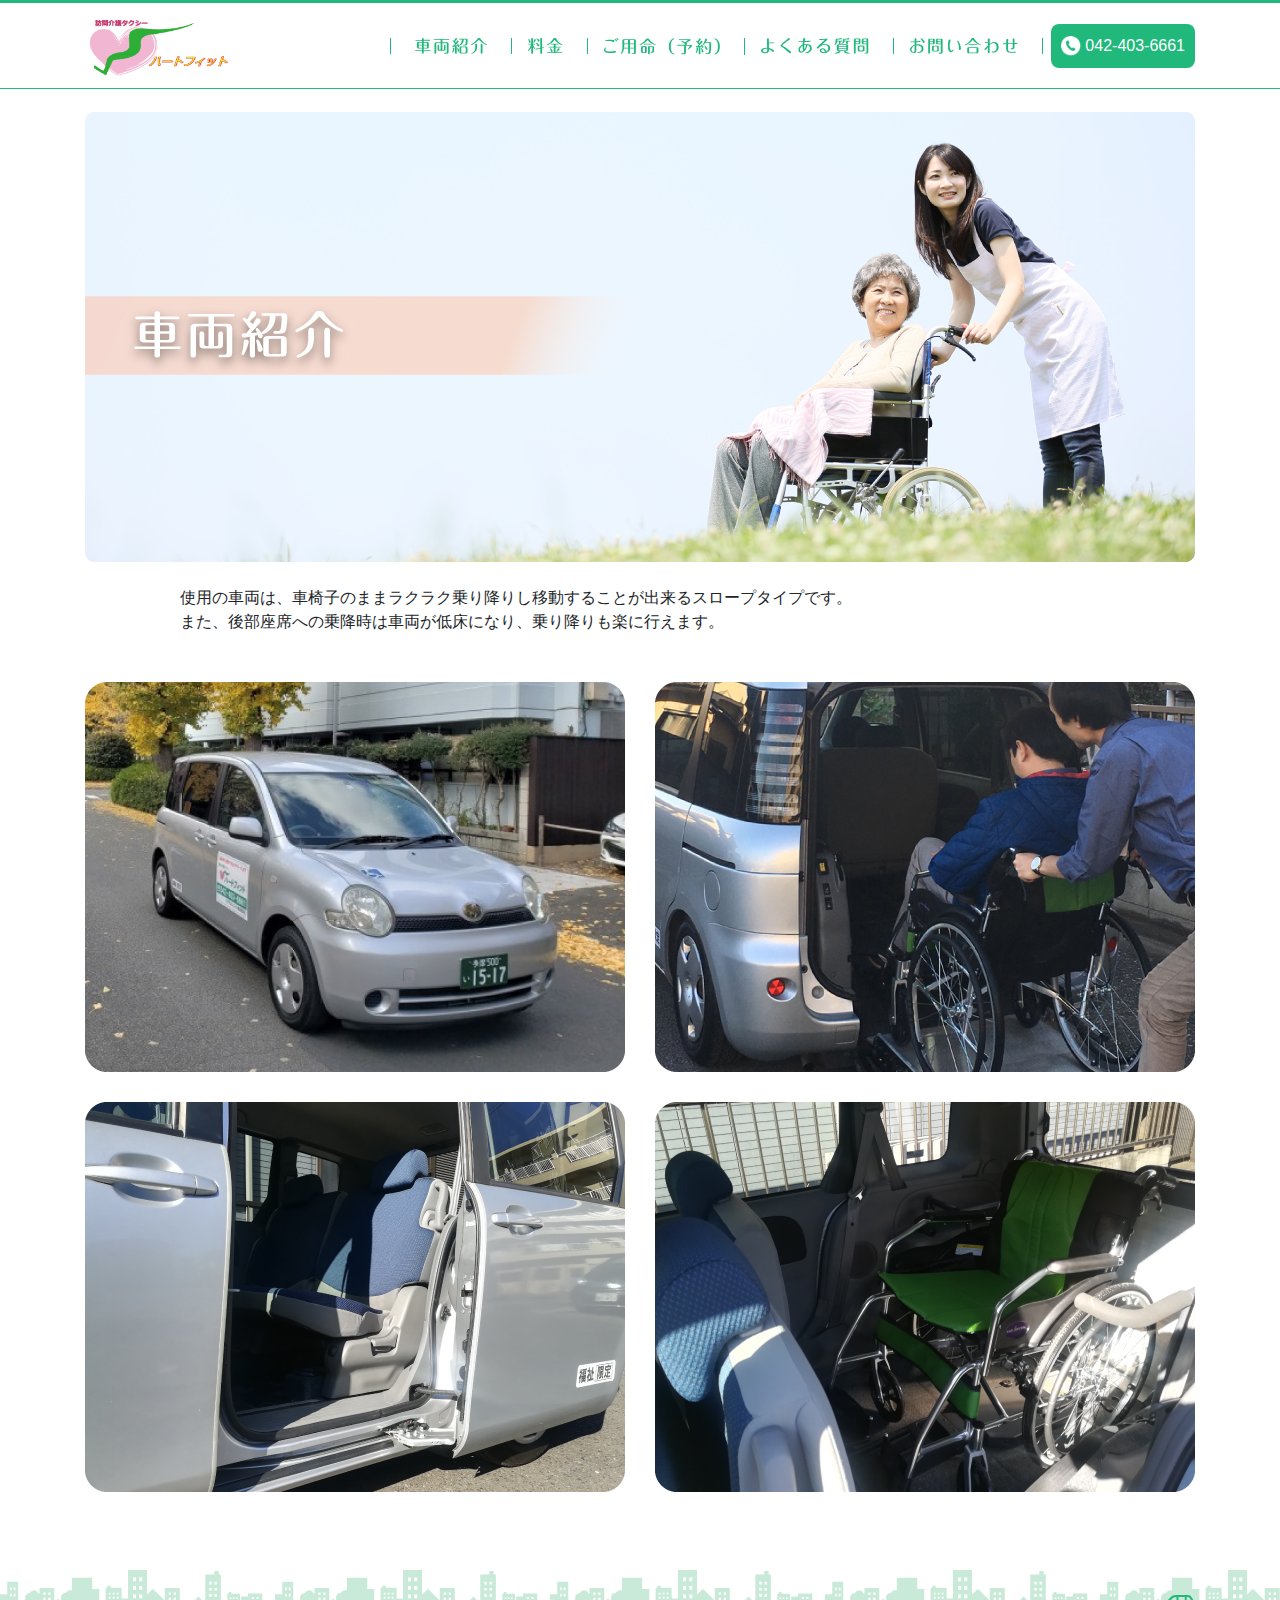
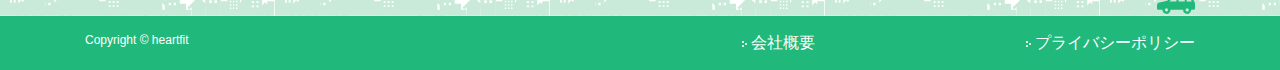
<file: heartfit/introduction.html>
<!DOCTYPE html>
<html lang="ja">

	<head>

		<meta charset="utf-8">
		<meta name="viewport" content="width=device-width, initial-scale=1, shrink-to-fit=no">
		<meta name="description" content="">
		<meta name="author" content="">

		<title>訪問介護タクシー　ハートフィット | 車両紹介</title>

		<!-- Bootstrap core CSS -->
		<link href="vendor/bootstrap/css/bootstrap.min.css" rel="stylesheet">

		<!-- Custom styles for this template -->
		<link href="css/custom.css" rel="stylesheet">

	</head>

	<body>

		<!-- Navigation -->
		<nav class="navbar fixed-top navbar-expand-lg navbar-light bg-light fixed-top nav-style">
			<div class="container">
				<a class="navbar-brand" href="index.html" style=""><img class="home-logo" src="./images/logo.png" alt=""></a>
				
				<div class="row">
					<div class="col-md-12 d-lg-none">
						<span class="navbar-text call-info">
							<img class="call-img" src="./images/tell_icon-svg.png" alt=""> <span class="call-num">042-403-6661</span>
						</span>
					</div>
				</div>
				
				<button class="navbar-toggler navbar-toggler-right" type="button" data-toggle="collapse" data-target="#navbarResponsive" aria-controls="navbarResponsive" aria-expanded="false" aria-label="Toggle navigation">
					<span class="navbar-toggler-icon"></span>
				</button>
				
				<div class="collapse navbar-collapse" id="navbarResponsive">
					<ul class="navbar-nav ml-auto">
						<li class="nav-item">
							<a class="nav-link" href="introduction.html"><img class="img-menu img-menu-first" src="./images/menu01-svg.png" alt=""></a>
						</li>
						<li class="nav-item">
							<a class="nav-link" href="price.html"><img class="img-menu" src="./images/menu02-svg.png" alt=""></a>
						</li>
						<li class="nav-item">
							<a class="nav-link" href="reservation.html"><img class="img-menu" src="./images/menu03-svg.png" alt=""></a>
						</li>
						<li class="nav-item">
							<a class="nav-link" href="faq.html"><img class="img-menu" src="./images/menu04-svg.png" alt=""></a>
						</li>
						<li class="nav-item">
							<a class="nav-link" target="_blank" href="https://ssl.form-mailer.jp/fms/c3572426601725"><img class="img-menu" src="./images/menu05-svg.png" alt=""></a>
						</li> 
					</ul>
					
					<div class="d-none d-lg-block">
						<span class="navbar-text call-info">
							<img class="call-img" src="./images/tell_icon-svg.png" alt=""> <span class="call-num">042-403-6661</span>
						</span>
					</div> 
				</div>
			</div>
		</nav>

		
		<div class="container">

			<div class="row">
				<div class="col-md-12">
					<img class="header-img" src="./images/introduction/car_top.jpg" alt="">
				</div>
			</div>
			<!-- /.row -->
			
			<div class="row">
				<div class="col-md-10 offset-md-1">
				使用の車両は、車椅子のままラクラク乗り降りし移動することが出来るスロープタイプです。
				</br>
				また、後部座席への乗降時は車両が低床になり、乗り降りも楽に行えます。
				</div>
			</div>
			<!-- /.row -->
			
		</div>
		<!-- /.container -->

		<div class="container">

			<div class="row mt-5">
				<div class="col-lg-6 portfolio-item">
					<div class="">
						<img class="img-fluid" src="./images/introduction/car01.jpg" alt="">
					</div>
				</div>
				
				<div class="col-lg-6 portfolio-item">
					<div class="">
						<img class="img-fluid" src="./images/introduction/car02.jpg" alt="">
					</div>
				</div> 
				
				<div class="col-lg-6 portfolio-item">
					<div class="">
						<img class="img-fluid" src="./images/introduction/car03.jpg" alt="">
					</div>
				</div>
				
				<div class="col-lg-6 portfolio-item">
					<div class="">
						<img class="img-fluid" src="./images/introduction/car04.jpg" alt="">
					</div>
				</div>
				
			</div>
			<!-- /.row -->

		</div>
		<!-- /.container -->
		
		
		<!-- Footer -->
		<footer class="mt-5 img-footer"></footer>
		
		<footer class="">
			<div class="container">
				<div class="row">
					<div class="col-12 img-car">
						<img class="" src="./images/footer_car-svg.png" alt="">
					</div>
				</div>	
			</div> 
			<!-- /.container -->
		</footer>
		
		<footer class="bg-footer">
			<div class="container">
				<div class="row text-white">
					<div class="col-md-5 d-none d-md-block foorter-text">
						Copyright © heartfit
					</div>
					<div class="col-md-3 d-none d-md-block text-right">
						<img class="" src="./images/link_icon-svg.png" alt="">
						<a href="profile.html"><span class="text-white">会社概要</span></a>
					</div>
					<div class="col-md-4 d-none d-md-block text-right">
						<img class="" src="./images/link_icon-svg.png" alt="">
						<a href="privacy.html"><span class="text-white">プライバシーポリシー</span></a>
					</div> 
				</div>	
				
				<div class="row text-white">
					<div class="col d-md-none">
						<img class="" src="./images/link_icon-svg.png" alt="">
						<a href="profile.html"><span class="text-white">会社概要</span></a>
					</div>
					<div class="col-8 d-md-none text-right">
						<img class="" src="./images/link_icon-svg.png" alt="">
						<a href="privacy.html"><span class="text-white">プライバシーポリシー</span></a>
					</div>
					<div class="col-md-12 d-md-none foorter-text text-center mt-2">
						Copyright © heartfit
					</div>
				</div>	
			
			</div> 
			<!-- /.container -->
		</footer>

		<!-- Bootstrap core JavaScript -->
		<script src="vendor/jquery/jquery.min.js"></script>
		<script src="vendor/bootstrap/js/bootstrap.bundle.min.js"></script>

	</body>

</html>
</file>
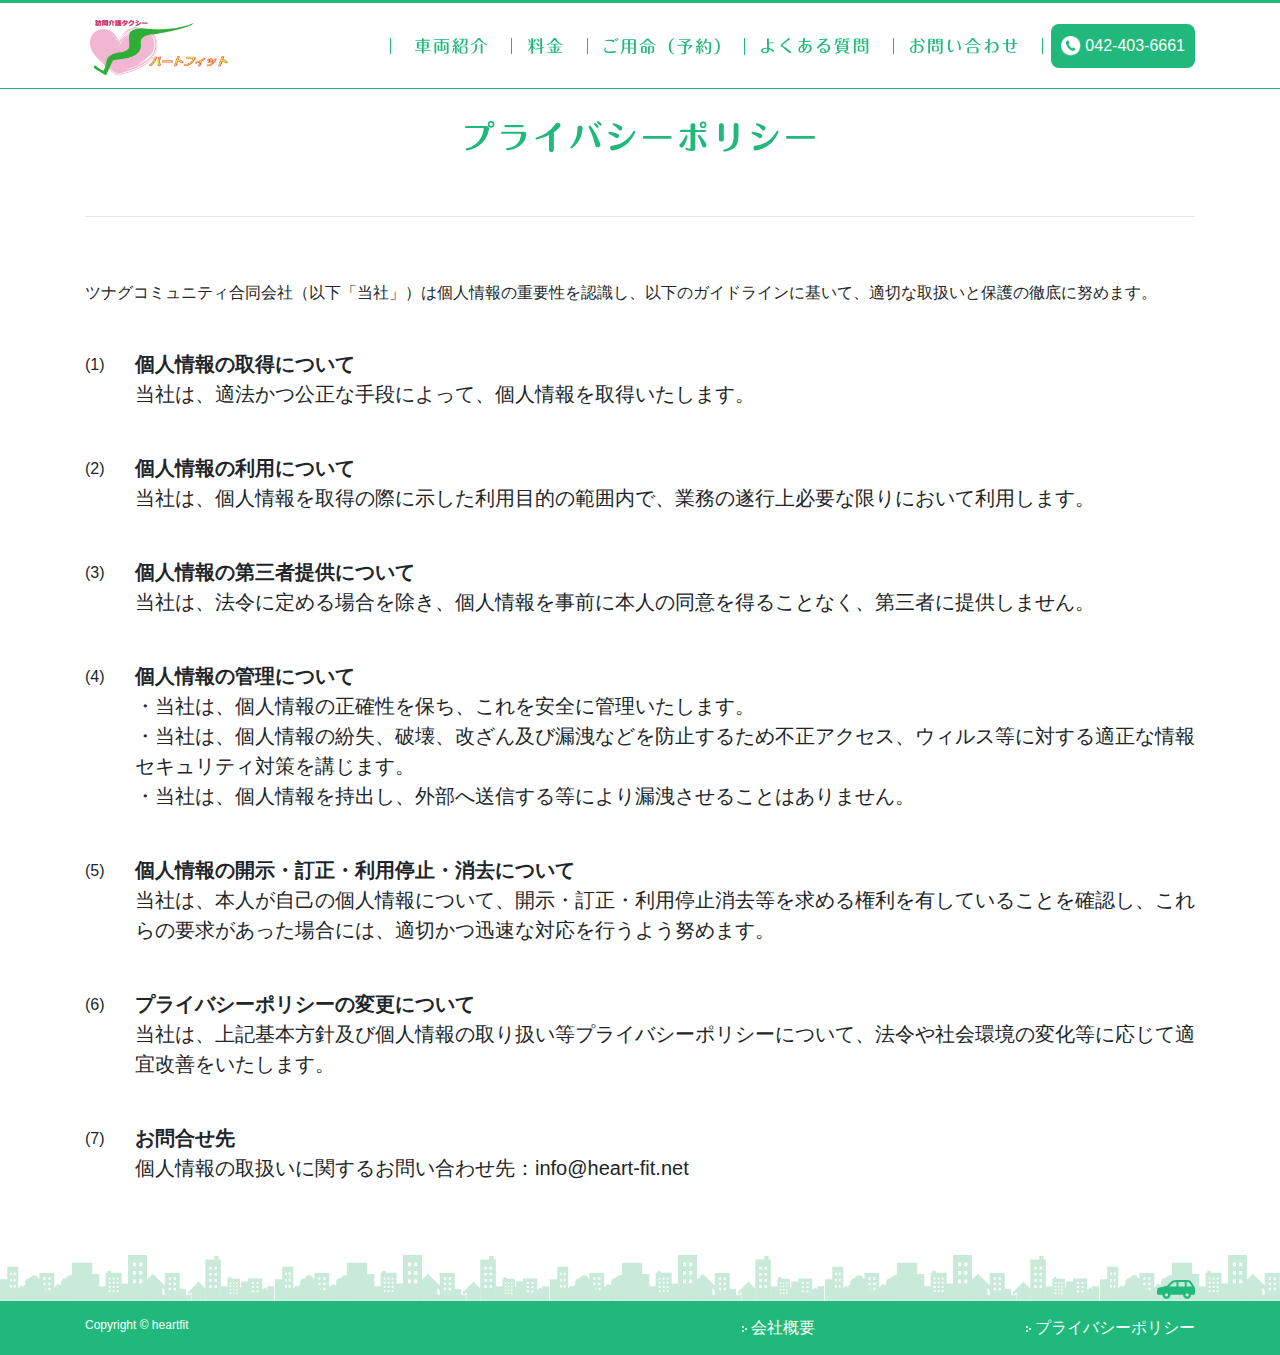
<file: heartfit/privacy.html>
<!DOCTYPE html>
<html lang="ja">

	<head>

		<meta charset="utf-8">
		<meta name="viewport" content="width=device-width, initial-scale=1, shrink-to-fit=no">
		<meta name="description" content="">
		<meta name="author" content="">

		<title>訪問介護タクシー　ハートフィット | プライバシーポリシー</title>

		<!-- Bootstrap core CSS -->
		<link href="vendor/bootstrap/css/bootstrap.min.css" rel="stylesheet">

		<!-- Custom styles for this template -->
		<link href="css/custom.css" rel="stylesheet">

	</head>

	<body class="privacy">

		<!-- Navigation -->
		<nav class="navbar fixed-top navbar-expand-lg navbar-light bg-light fixed-top nav-style">
			<div class="container">
				<a class="navbar-brand" href="index.html" style=""><img class="home-logo" src="./images/logo.png" alt=""></a>
				
				<div class="row">
					<div class="col-md-12 d-lg-none">
						<span class="navbar-text call-info">
							<img class="call-img" src="./images/tell_icon-svg.png" alt=""> <span class="call-num">042-403-6661</span>
						</span>
					</div>
				</div>
				
				<button class="navbar-toggler navbar-toggler-right" type="button" data-toggle="collapse" data-target="#navbarResponsive" aria-controls="navbarResponsive" aria-expanded="false" aria-label="Toggle navigation">
					<span class="navbar-toggler-icon"></span>
				</button>
				
				<div class="collapse navbar-collapse" id="navbarResponsive">
					<ul class="navbar-nav ml-auto">
						<li class="nav-item">
							<a class="nav-link" href="introduction.html"><img class="img-menu img-menu-first" src="./images/menu01-svg.png" alt=""></a>
						</li>
						<li class="nav-item">
							<a class="nav-link" href="price.html"><img class="img-menu" src="./images/menu02-svg.png" alt=""></a>
						</li>
						<li class="nav-item">
							<a class="nav-link" href="reservation.html"><img class="img-menu" src="./images/menu03-svg.png" alt=""></a>
						</li>
						<li class="nav-item">
							<a class="nav-link" href="faq.html"><img class="img-menu" src="./images/menu04-svg.png" alt=""></a>
						</li>
						<li class="nav-item">
							<a class="nav-link" target="_blank" href="https://ssl.form-mailer.jp/fms/c3572426601725"><img class="img-menu" src="./images/menu05-svg.png" alt=""></a>
						</li> 
					</ul>
					
					<div class="d-none d-lg-block">
						<span class="navbar-text call-info">
							<img class="call-img" src="./images/tell_icon-svg.png" alt=""> <span class="call-num">042-403-6661</span>
						</span>
					</div> 
				</div>
			</div>
		</nav>

		
		<div class="container">

			<div class="row">
				<div class="col-md-12">
				</div>
			</div>
			<!-- /.row --> 

		</div>
		<!-- /.container -->

		<div class="container">

			<div class="row mt-5">
				<div class="col-lg-4 mt-3 offset-lg-4 top-title-02">
					<img class="img-fluid" src="./images/privacy/privacy_title.svg" alt="">
				</div>
				<div class="col-lg-12 mt-5">
					<hr class="line-green">
				</div>
				<div class="col-lg-12 mt-5">
					<span>ツナグコミュニティ合同会社（以下「当社」）は個人情報の重要性を認識し、以下のガイドラインに基いて、適切な取扱いと保護の徹底に努めます。</span>
				</div>
			</div>
			<!-- /.row -->
			
		</div>
		<!-- /.container -->
		
		
		<div class="container">
			<div class="row mt-5">
				<div class="col-lg-12">
					<div class="mb-4">
						<span class="">(1)</span>
						<div class="list-title">個人情報の取得について</div>
						<div class="list-content">当社は、適法かつ公正な手段によって、個人情報を取得いたします。</div>
					</div>
				</div>
			</div>
			<!-- /.row -->
			
			<div class="row mt-4">
				<div class="col-lg-12">
					<div class="mb-4">
						<span class="">(2)</span>
						<div class="list-title">個人情報の利用について</div>
						<div class="list-content">当社は、個人情報を取得の際に示した利用目的の範囲内で、業務の遂行上必要な限りにおいて利用します。</div>
					</div>
				</div>
			</div>
			<!-- /.row -->
			
			<div class="row mt-4">
				<div class="col-lg-12">
					<div class="mb-4">
						<span class="">(3)</span>
						<div class="list-title">個人情報の第三者提供について</div>
						<div class="list-content">当社は、法令に定める場合を除き、個人情報を事前に本人の同意を得ることなく、第三者に提供しません。</div>
					</div>
				</div>
			</div>
			<!-- /.row -->
			
			<div class="row mt-4">
				<div class="col-lg-12">
					<div class="mb-4">
						<span class="">(4)</span>
						<div class="list-title">個人情報の管理について</div>
						<div class="list-content">
						・当社は、個人情報の正確性を保ち、これを安全に管理いたします。</br>
						・当社は、個人情報の紛失、破壊、改ざん及び漏洩などを防止するため不正アクセス、ウィルス等に対する適正な情報セキュリティ対策を講じます。</br>
						・当社は、個人情報を持出し、外部へ送信する等により漏洩させることはありません。
						</div>
					</div>
				</div>
			</div>
			<!-- /.row -->
			
			<div class="row mt-4">
				<div class="col-lg-12">
					<div class="mb-4">
						<span class="">(5)</span>
						<div class="list-title">個人情報の開示・訂正・利用停止・消去について</div>
						<div class="list-content">当社は、本人が自己の個人情報について、開示・訂正・利用停止消去等を求める権利を有していることを確認し、これらの要求があった場合には、適切かつ迅速な対応を行うよう努めます。</div>
					</div>
				</div>
			</div>
			<!-- /.row -->
			
			<div class="row mt-4">
				<div class="col-lg-12">
					<div class="mb-4">
						<span class="">(6)</span>
						<div class="list-title">プライバシーポリシーの変更について</div>
						<div class="list-content">当社は、上記基本方針及び個人情報の取り扱い等プライバシーポリシーについて、法令や社会環境の変化等に応じて適宜改善をいたします。</div>
					</div>
				</div>
			</div>
			<!-- /.row -->
			
			<div class="row mt-4">
				<div class="col-lg-12">
					<div class="mb-4">
						<span class="">(7)</span>
						<div class="list-title">お問合せ先</div>
						<div class="list-content">個人情報の取扱いに関するお問い合わせ先：info@heart-fit.net</div>
					</div>
				</div>
			</div>
			<!-- /.row -->
			
		</div>
		<!-- /.container -->
		
		
		
		<!-- Footer -->
		<footer class="mt-5 img-footer"></footer>
		
		<footer class="">
			<div class="container">
				<div class="row">
					<div class="col-12 img-car">
						<img class="" src="./images/footer_car-svg.png" alt="">
					</div>
				</div>	
			</div> 
			<!-- /.container -->
		</footer>
		
		<footer class="bg-footer">
			<div class="container">
				<div class="row text-white">
					<div class="col-md-5 d-none d-md-block foorter-text">
						Copyright © heartfit
					</div>
					<div class="col-md-3 d-none d-md-block text-right">
						<img class="" src="./images/link_icon-svg.png" alt="">
						<a href="profile.html"><span class="text-white">会社概要</span></a>
					</div>
					<div class="col-md-4 d-none d-md-block text-right">
						<img class="" src="./images/link_icon-svg.png" alt="">
						<a href="privacy.html"><span class="text-white">プライバシーポリシー</span></a>
					</div> 
				</div>	
				
				<div class="row text-white">
					<div class="col d-md-none">
						<img class="" src="./images/link_icon-svg.png" alt="">
						<a href="profile.html"><span class="text-white">会社概要</span></a>
					</div>
					<div class="col-8 d-md-none text-right">
						<img class="" src="./images/link_icon-svg.png" alt="">
						<a href="privacy.html"><span class="text-white">プライバシーポリシー</span></a>
					</div>
					<div class="col-md-12 d-md-none foorter-text text-center mt-2">
						Copyright © heartfit
					</div>
				</div>	
			
			</div> 
			<!-- /.container -->
		</footer>

		<!-- Bootstrap core JavaScript -->
		<script src="vendor/jquery/jquery.min.js"></script>
		<script src="vendor/bootstrap/js/bootstrap.bundle.min.js"></script>

	</body>

</html>
</file>
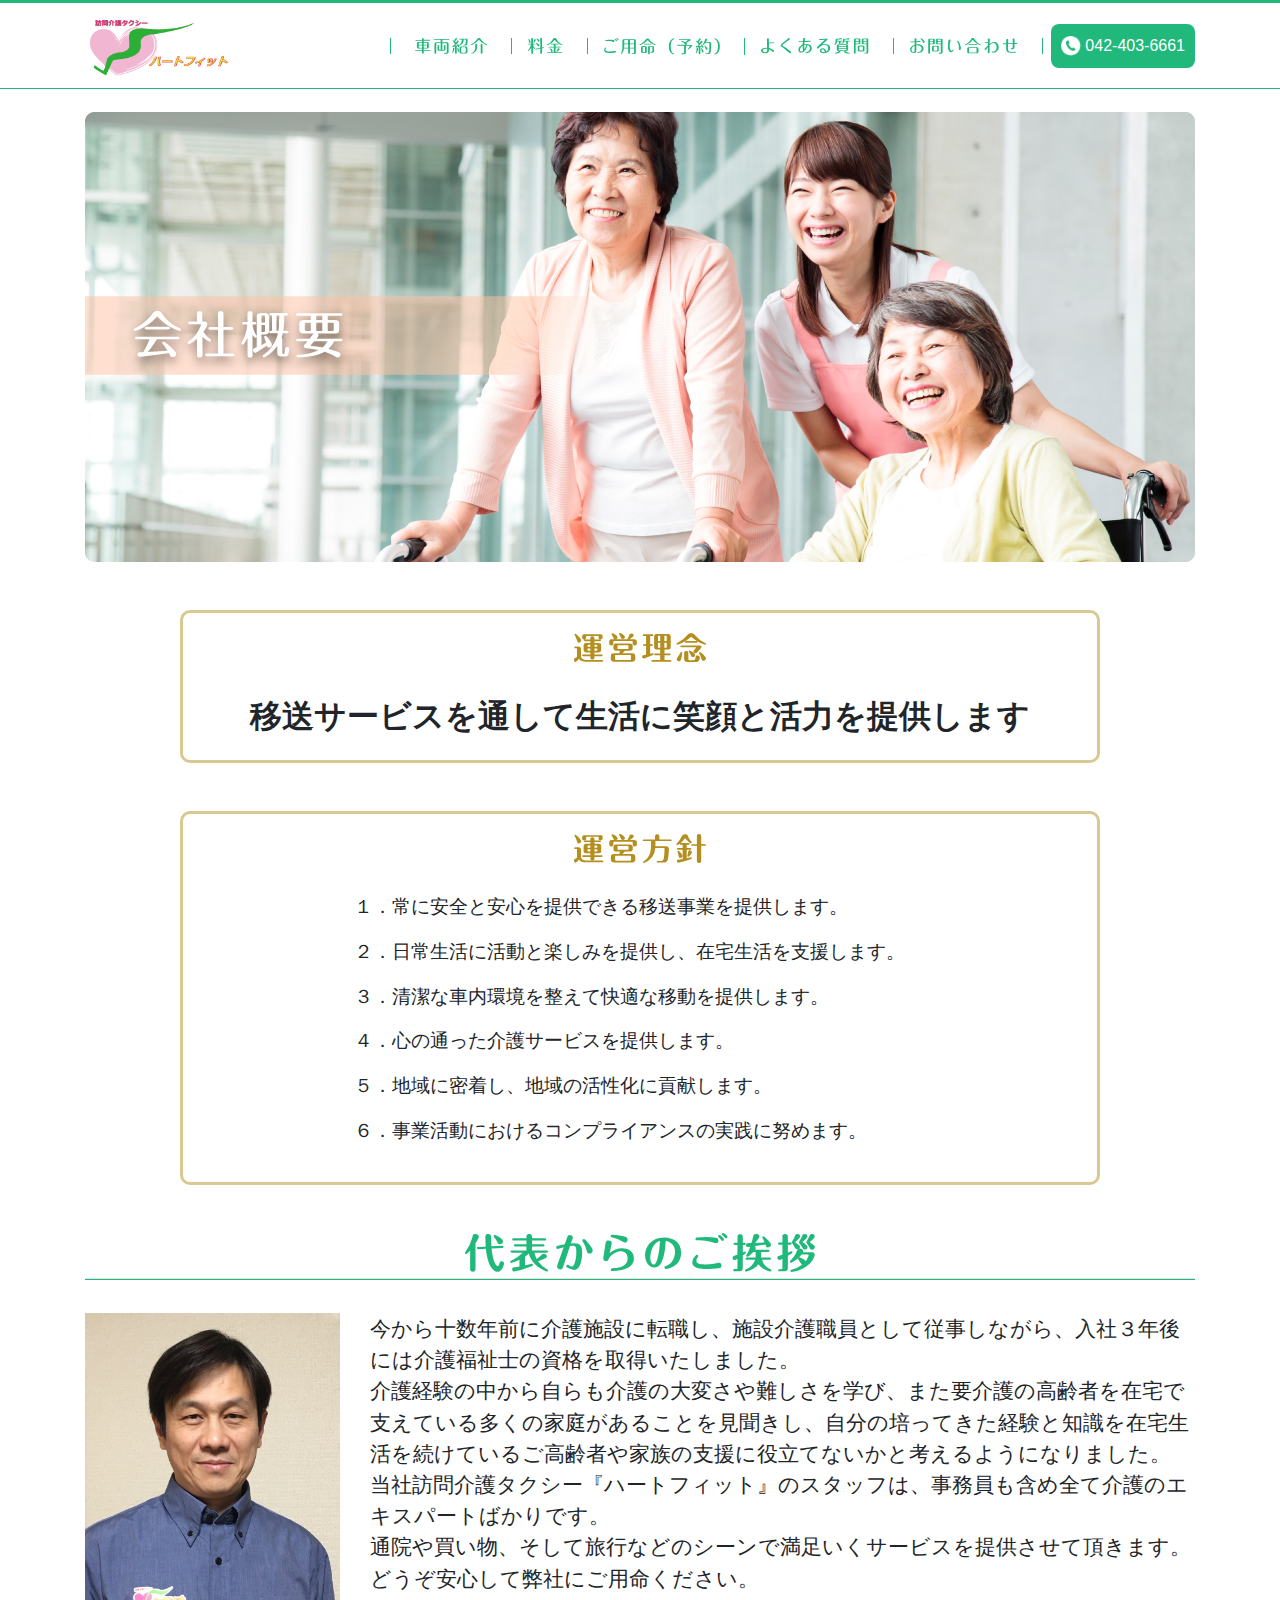
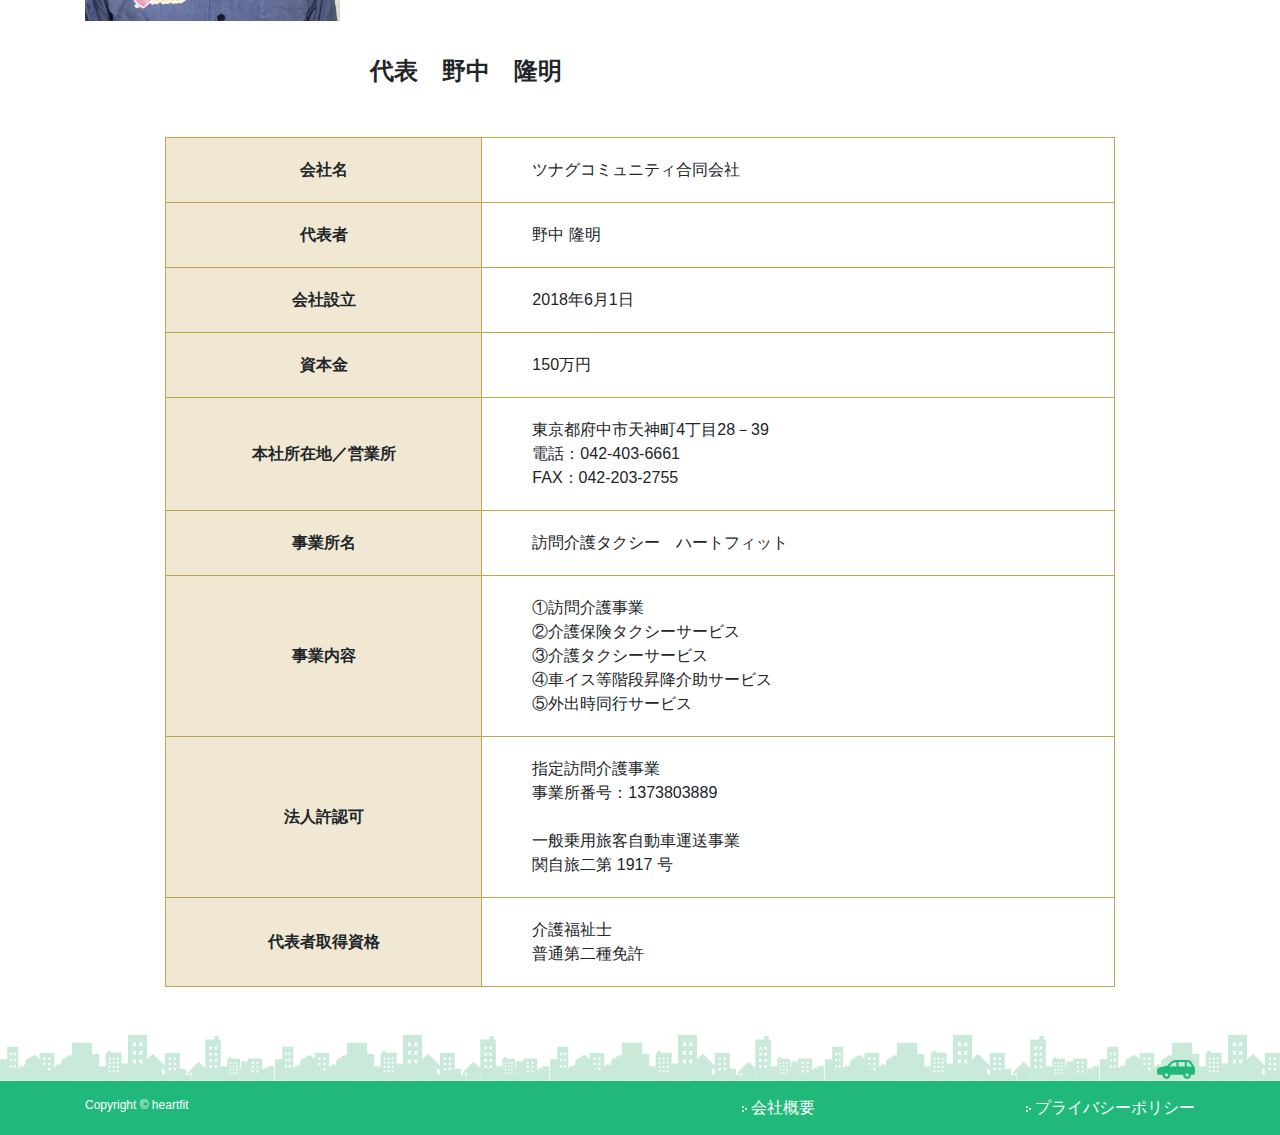
<file: heartfit/profile.html>
<!DOCTYPE html>
<html lang="ja">

	<head>

		<meta charset="utf-8">
		<meta name="viewport" content="width=device-width, initial-scale=1, shrink-to-fit=no">
		<meta name="description" content="">
		<meta name="author" content="">

		<title>訪問介護タクシー　ハートフィット | 会社概要</title>

		<!-- Bootstrap core CSS -->
		<link href="vendor/bootstrap/css/bootstrap.min.css" rel="stylesheet">

		<!-- Custom styles for this template -->
		<link href="css/custom.css" rel="stylesheet">

	</head>

	<body class="price profile">

		<!-- Navigation -->
		<nav class="navbar fixed-top navbar-expand-lg navbar-light bg-light fixed-top nav-style">
			<div class="container">
				<a class="navbar-brand" href="index.html" style=""><img class="home-logo" src="./images/logo.png" alt=""></a>
				
				<div class="row">
					<div class="col-md-12 d-lg-none">
						<span class="navbar-text call-info">
							<img class="call-img" src="./images/tell_icon-svg.png" alt=""> <span class="call-num">042-403-6661</span>
						</span>
					</div>
				</div>
				
				<button class="navbar-toggler navbar-toggler-right" type="button" data-toggle="collapse" data-target="#navbarResponsive" aria-controls="navbarResponsive" aria-expanded="false" aria-label="Toggle navigation">
					<span class="navbar-toggler-icon"></span>
				</button>
				
				<div class="collapse navbar-collapse" id="navbarResponsive">
					<ul class="navbar-nav ml-auto">
						<li class="nav-item">
							<a class="nav-link" href="introduction.html"><img class="img-menu img-menu-first" src="./images/menu01-svg.png" alt=""></a>
						</li>
						<li class="nav-item">
							<a class="nav-link" href="price.html"><img class="img-menu" src="./images/menu02-svg.png" alt=""></a>
						</li>
						<li class="nav-item">
							<a class="nav-link" href="reservation.html"><img class="img-menu" src="./images/menu03-svg.png" alt=""></a>
						</li>
						<li class="nav-item">
							<a class="nav-link" href="faq.html"><img class="img-menu" src="./images/menu04-svg.png" alt=""></a>
						</li>
						<li class="nav-item">
							<a class="nav-link" target="_blank" href="https://ssl.form-mailer.jp/fms/c3572426601725"><img class="img-menu" src="./images/menu05-svg.png" alt=""></a>
						</li> 
					</ul>
					
					<div class="d-none d-lg-block">
						<span class="navbar-text call-info">
							<img class="call-img" src="./images/tell_icon-svg.png" alt=""> <span class="call-num">042-403-6661</span>
						</span>
					</div>  
				</div>
			</div>
		</nav>

		
		<div class="container">

			<div class="row">
				<div class="col-md-12">
					<img class="header-img" src="./images/profile/profile_top.jpg" alt="">
				</div>
			</div>
			<!-- /.row --> 

		</div>
		<!-- /.container -->
		
		<div class="container">

			<div class="row mt-4 mb-5">
				<div class="col-md-10 offset-md-1">
					<div class="card content-brown">
						<div class="card-body">
							<div class="img-subtitle"><img class="img-profile-01" src="./images/profile/profile_title01.svg" alt=""></div>
							<div class="contain-01">
								移送サービスを通して生活に笑顔と活力を提供します
							</div> 
						</div> 
					</div>
				</div>
			</div>
			<!-- /.row --> 
			
			<div class="row mt-4 mb-5">
				<div class="col-md-10 offset-md-1">
					<div class="card content-brown">
						<div class="card-body">
							<div class="img-subtitle"><img class="img-profile-01" src="./images/profile/profile_title02.svg" alt=""></div>
							
							<div class="row">
								<div class="col-md-8 offset-md-2">
									<div class="contain-02">
										<p>１．常に安全と安心を提供できる移送事業を提供します。</p>
										<p>２．日常生活に活動と楽しみを提供し、在宅生活を支援します。</p>
										<p>３．清潔な車内環境を整えて快適な移動を提供します。</p>
										<p>４．心の通った介護サービスを提供します。</p>
										<p>５．地域に密着し、地域の活性化に貢献します。</p>
										<p>６．事業活動におけるコンプライアンスの実践に努めます。</p>
									</div> 
								</div>
							</div>
						</div> 
					</div>
				</div>
			</div>
			<!-- /.row --> 
			
		</div>

		<div class="container">

			<div class="row mt-3">
				<div class="col-lg-4 mb-4 offset-lg-4 top-title-02">
					<img class="img-fluid" src="./images/profile/profile_title03.svg" alt="">
				</div>
				<div class="col-lg-12"><hr class="line-green"></div>
			</div>
			<!-- /.row -->
			
			<div class="row mt-3">
				<div class="col-lg-3 mb-3">
					<img class="img-fluid" src="./images/profile/nonaka.jpg" alt="">
				</div>
				<div class="col-lg-9">
					<div class="man-summary">
						今から十数年前に介護施設に転職し、施設介護職員として従事しながら、入社３年後には介護福祉士の資格を取得いたしました。</br>介護経験の中から自らも介護の大変さや難しさを学び、また要介護の高齢者を在宅で支えている多くの家庭があることを見聞きし、自分の培ってきた経験と知識を在宅生活を続けているご高齢者や家族の支援に役立てないかと考えるようになりました。</br>当社訪問介護タクシー『ハートフィット』のスタッフは、事務員も含め全て介護のエキスパートばかりです。</br>通院や買い物、そして旅行などのシーンで満足いくサービスを提供させて頂きます。どうぞ安心して弊社にご用命ください。</br>
					</div>
				</div>
			</div>
			<!-- /.row -->

			<div class="row mt-3">
				<div class="col-lg-3"></div>
				<div class="col-lg-9">
					<div class="self-title">代表　野中　隆明</div>
				</div>
			</div>
			<!-- /.row -->
			
		</div>
		<!-- /.container -->
		
		
		<div class="container">
			<div class="row mt-5 table-profile">
				<div class="col-lg-10 offset-lg-1">
					<div class="row">
						<div class="col-lg-4 col-sm-12">会社名</div>
						<div class="col-lg-8 col-sm-12">ツナグコミュニティ合同会社</div>
					</div>
					<div class="row">
						<div class="col-lg-4 col-sm-12">代表者</div>
						<div class="col-lg-8 col-sm-12">野中 隆明</div>
					</div>
					<div class="row">
						<div class="col-lg-4 col-sm-12">会社設立</div>
						<div class="col-lg-8 col-sm-12">2018年6月1日</div>
					</div>
					<div class="row">
						<div class="col-lg-4 col-sm-12">資本金</div>
						<div class="col-lg-8 col-sm-12">150万円</div>
					</div>
					<div class="row">
						<div class="col-lg-4 col-sm-12">本社所在地／営業所</div>
						<div class="col-lg-8 col-sm-12">
							東京都府中市天神町4丁目28－39 </br>
							電話：042-403-6661</br>
							FAX：042-203-2755
						</div>
					</div>
					<div class="row">
						<div class="col-lg-4 col-sm-12">事業所名</div>
						<div class="col-lg-8 col-sm-12">訪問介護タクシー　ハートフィット</div>
					</div>
					<div class="row">
						<div class="col-lg-4 col-sm-12">事業内容</div>
						<div class="col-lg-8 col-sm-12">
							①訪問介護事業</br>
							②介護保険タクシーサービス</br>
							③介護タクシーサービス</br>
							④車イス等階段昇降介助サービス</br>
							⑤外出時同行サービス
						</div>
					</div>
					<div class="row">
						<div class="col-lg-4 col-sm-12">法人許認可</div>
						<div class="col-lg-8 col-sm-12">
							指定訪問介護事業</br>
							事業所番号：1373803889</br></br>
							一般乗用旅客自動車運送事業</br>
							関自旅二第 1917 号
						</div>
					</div>
					<div class="row">
						<div class="col-lg-4 col-sm-12">代表者取得資格</div>
						<div class="col-lg-8 col-sm-12">
							介護福祉士</br>
							普通第二種免許
						</div>
					</div>
					
				</div>
			</div>
			<!-- /.row -->
			
			
			
		</div>
		<!-- /.container -->
		
		
		<!-- Footer -->
		<footer class="mt-5 img-footer"></footer>
		
		<footer class="">
			<div class="container">
				<div class="row">
					<div class="col-12 img-car">
						<img class="" src="./images/footer_car-svg.png" alt="">
					</div>
				</div>	
			</div> 
			<!-- /.container -->
		</footer>
		
		<footer class="bg-footer">
			<div class="container">
				<div class="row text-white">
					<div class="col-md-5 d-none d-md-block foorter-text">
						Copyright © heartfit
					</div>
					<div class="col-md-3 d-none d-md-block text-right">
						<img class="" src="./images/link_icon-svg.png" alt="">
						<a href="profile.html"><span class="text-white">会社概要</span></a>
					</div>
					<div class="col-md-4 d-none d-md-block text-right">
						<img class="" src="./images/link_icon-svg.png" alt="">
						<a href="privacy.html"><span class="text-white">プライバシーポリシー</span></a>
					</div> 
				</div>	
				
				<div class="row text-white">
					<div class="col d-md-none">
						<img class="" src="./images/link_icon-svg.png" alt="">
						<a href="profile.html"><span class="text-white">会社概要</span></a>
					</div>
					<div class="col-8 d-md-none text-right">
						<img class="" src="./images/link_icon-svg.png" alt="">
						<a href="privacy.html"><span class="text-white">プライバシーポリシー</span></a>
					</div>
					<div class="col-md-12 d-md-none foorter-text text-center mt-2">
						Copyright © heartfit
					</div>
				</div>	
			
			</div> 
			<!-- /.container -->
		</footer>

		<!-- Bootstrap core JavaScript -->
		<script src="vendor/jquery/jquery.min.js"></script>
		<script src="vendor/bootstrap/js/bootstrap.bundle.min.js"></script>

	</body>

</html>
</file>
<file: css/styles.css>
body {
    font-size: 12px;
    font-family: 'Noto Serif', serif;
    color: rgba(0,0,0,0.9);
    line-height: 1.6em;
    letter-spacing: 0.3px;
    min-width: 320px;
    background: #ffffff;
}

a {
    color: rgba(0,0,0,0.9);
}

a:hover {
    color: #000000;
}

/*header*/
.header {
    margin-top: 50px;
}

.header .logo {
    font-size: 16px;
}

.header .tagline {
    font-size: 12px;
    color: rgba(0,0,0,0.5);
    font-style: italic;
    margin-top: 3px;
}

.header .tagline span {
    font-style: normal;
}

.header .social-link {
    font-size: 11px;
    margin-top: 5px;
}

.header .navigation {
    margin: 0;
    padding: 0;
    margin-top: 30px;
}

.header .navigation li {
    list-style: none;
    margin: 0;
    padding: 0;
    float: left;
    font-size: 14px;
    margin-right: 20px;
    display: block;
    color: rgba(0,0,0,0.5);
    padding-bottom: 3px;
    cursor: pointer;
}

.header .navigation li.active {
    color: rgba(0,0,0,0.9);
    border-bottom: 2px solid rgba(0,0,0,0.9);
}

.article {
    margin-top: 50px;
}

.article .title {
    font-style: italic;
    font-size: 18px;
    margin: 0;
}

.article .content {
    margin-top: 20px;
}

img.full-width {
    display: block;
    width: 90%;
    height: auto;
    border-radius: 1px;
    margin-top: 30px;
    margin-bottom: 30px;
}

.img-caption {
    position: relative;
    bottom: 20px;
    font-style: italic;
    color: rgba(0,0,0,0.5);
}

.article-list {
    margin: 0;
    padding: 0;
    margin-top: 50px;
}

.article-list:before {
    content: '';
    display: block;
    height: 2px;
    width: 23px;
    background: rgba(0,0,0,0.9);
    margin-bottom: 30px;
}

.article-list li {
    list-style: none;
    margin-top: 3px;
}

.main-content {

}

.footer {
    margin-bottom: 100px;
}
</file>
<file: es/css/styles.css>
body {
    font-size: 14px;
    font-family: 'Montserrat', sans-serif;
    line-height: 1.5em;
    letter-spacing: 0.5px;
    min-width: 320px;
    background: #ffffff;
    color: #4d4d4d;
    word-spacing: 0.5px;
}

b {
    font-weight: 600;
}

/*button style 01*/
.button-style01 {
    background: #4aa34e;
    color: #ffffff;
    text-decoration: none;
    padding: 20px;
    text-align: center;
    width: 260px;
    display: block;
    margin: auto;
    border-radius: 5px;
}

.button-style01:hover {
    color: #ffffff;
    text-decoration: none;
    opacity: 0.9;
}





/*main-nav*/
.main-nav {
    background: rgba(0,0,0,0.8);
    height: 90px;
    font-size: 15px;
    position: fixed;
    width: 100%;
    z-index: 9999;
}

.main-nav .logo img {
    height: 60px;
    width: auto;
    display: block;
    float: left;
    margin-top: 15px;
}

.main-nav .links {
    float: right;
    margin-top: 33px;
}

.main-nav .links a {
    margin-left: 40px;
    color: #ffffff;
    text-decoration: none;
    font-weight: 700;
    text-transform: uppercase;
}

.main-nav .links a:hover {
    /*opacity: 0.9;*/
}





/*nav sp*/
.nav-sp {
    padding-top: 15px;
    padding-bottom: 15px;
    background: rgba(0,0,0,0.8);
    position: fixed;
    width: 100%;
    z-index: 9999;
}

.nav-sp.opened {
    top: 204px;
}

.nav-sp .logo img {
    height: 50px;
    width: auto;
    display: block;
    float: left;
}

.nav-sp .logo img:hover {
    opacity: 0.9;
}

.nav-sp > .container > img {
    float: right;
    height: 30px;
    cursor: pointer;
    margin-top: 6px;
}

.nav-sp > .container > img.close-btn {
    display: none;
}




/*hidden menu*/
.hidden-menu {
    display: none;
    background: #1a1a1a;
    /*border-top: 1px solid #aaaaaa;*/
    text-align: center;
    /*border-bottom: 1px solid #aaaaaa;*/
    position: fixed;
    width: 100%;
    z-index: 9999;
}

.hidden-menu > a {
    color: #ffffff;
    display: block;
    padding-top: 15px;
    padding-bottom: 15px;
    background: #212121;
    text-transform: uppercase;
    font-weight: 700;
}

.hidden-menu > a:hover {
    text-decoration: none;
}

.hidden-menu .zebra {
    background: #262626;
}

.hidden-menu a.app {
    position: relative;
}

.hidden-menu a.app img {
    width: 26px;
    height: auto;
    margin-left: -7px;
    margin-top: -15px;
}

.hidden-menu .info {
    overflow: hidden;
    font-size: 11px;
    color: #ffffff;
    margin-top: 20px;
    padding-bottom: 20px;
}

.hidden-menu .info > div {
    overflow: hidden;
}

.hidden-menu .info > div > div {
    text-align: center;
}

body > div.header > div.hidden-menu.hidden-lg > div > .sep {
    height: 2px;
    width: 40px;
    background: #ffffff;
    margin: auto;
    margin-top: 20px;
    margin-bottom: 20px;
}

.hidden-menu .language {
    background: #262626;
    padding-top: 10px;
    padding-bottom: 10px;
}

.hidden-menu .language a {
    color: #ffffff;
    padding-left: 20px;
}

.hidden-menu .language a:hover {
    text-decoration: none;
    opacity: 0.9;
}

.hidden-menu .language a.active {
    color: #4aa34e;
}








/*hero*/
.hero {
    background: url("../images/bg-hero.jpg") no-repeat center center;
    background-size: cover;
    height: 740px;
}

@media (max-width: 991px) {
    .hero {
        background: url("../images/bg-hero02.jpg") no-repeat center center;
        background-size: cover;
        height: 500px;
    }
}



.hero .hero-intro {
    color: #ffffff;
    margin-top: 400px;
}

@media (max-width: 991px) {
    .hero .hero-intro {
        margin-top: 200px;
        text-align: center;
    }
}

.hero .hero-intro .text01 {
    font-size: 21px;
}

.hero .hero-intro .text02 {
    font-size: 24px;
    font-weight: 700;
    font-style: italic;
    text-transform: uppercase;
    margin-top: 20px;
}

.hero .hero-intro .text03 {
    font-size: 60px;
    margin-top: 30px;
}

.hero .hero-intro .text03 span {
    font-weight: 800;
}

.hero .hero-intro .text04 {
    font-weight: 600;
    text-transform: uppercase;
    font-size: 29px;
    margin-top: 40px;
}

.hero .hero-intro .hero-btn img {
    width: 210px;
    height: auto;
    display: block;
    margin-top: 30px;
}

.hero .hero-intro .hero-btn img:active {
    position: relative;
    top: 2px;
}

@media (max-width: 991px) {
    .hero .hero-intro .hero-btn img {
        margin: auto;
        margin-top: 30px;
    }
}

@media (max-width: 550px) {
    .hero .hero-intro {
        margin-top: 230px;
    }

    .hero .hero-intro .text01 {
        font-size: 16px;
    }

    .hero .hero-intro .text02 {
        font-size: 17px;
        margin-top: 15px;
    }

    .hero .hero-intro .text03 {
        font-size: 35px;
        margin-top: 20px;
    }

    .hero .hero-intro .text04 {
        font-size: 17px;
        margin-top: 20px;
    }
}





/*ad links*/
.ad-links .ad-item {
    background: #4aa34e;
    color: #ffffff;
    position: relative;
    height: 60px;
    font-size: 12px;
    padding-left: 15px;
    padding-top: 10px;
    margin-top: -80px;
    display: block;
    text-decoration: none;
}

.ad-links .ad-item:hover {
    opacity: 0.9;
}

.ad-links .ad-item img {
    width: 32px;
    height: auto;
    position: absolute;
    right: 15px;
    top: 14px;
}

@media (max-width: 991px) {
    .ad-links {
        background: #4aa34e;
        padding-top: 15px;
    }

    .ad-links .ad-item {
        margin-top: 0;
        background: #3b7f3b;
        margin-bottom: 15px;
        width: 100%;
    }
}





/*block*/
.block {
    margin-top: 80px;
}

.block-title {
    font-size: 20px;
    font-weight: 600;
    text-align: center;
    /*text-transform: uppercase;*/

    line-height: 1.5em;
    margin-top: 10px;
}

.block-title-sep {
    height: 2px;
    width: 50px;
    background: #333333;
    margin: auto;
    margin-top: 20px;
    margin-bottom: 50px;
}

@media (max-width: 991px) {
    .block {
        margin-top: 40px;
    }
}






/*features*/
.features .container > .description {
    width: 70%;
    margin: auto;
    padding-left: 15px;
    padding-right: 15px;
}

@media (max-width: 991px) {
    .features .container > .description {
        width: 80%;
    }
}

.features .feature-list {
    width: 70%;
    margin: auto;
    margin-top: 60px;
}

.features .feature-list .item.starters {
    background: #662D91;
}

.features .feature-list .item.movers {
    background: #009245;
}

.features .feature-list .item.flyers {
    background: #F7931E;
}

.features .feature-list .item {
    color: #ffffff;
    text-align: center;
    padding: 30px;
    padding-bottom: 20px;
    border-radius: 25px;
}

@media (max-width: 991px) {
    .features .feature-list .item {
        margin-bottom: 30px;
    }

    .features .feature-list .item.flyers {
        margin-bottom: 0;
    }
}

.features .feature-list .item .title {
    font-weight: 700;
    font-size: 18px;
    text-transform: uppercase;
    font-style: italic;
}

.features .feature-list .item .sep {
    height: 2px;
    width: 25px;
    background: #ffffff;
    margin: auto;
    margin-top: 20px;
}

.features .feature-list .item .description {
    margin-top: 25px;
}

.features .feature-list .item a {
    color: #ffffff;
}

.features .feature-list .item .detail {
    margin-top: 30px;
    display: block;
    padding-top: 10px;
    padding-bottom: 10px;
    text-decoration: none;
    font-weight: 700;
}

.features .feature-list .item .detail img {
    display: block;
    width: 20px;
    height: auto;
    margin: auto;
    margin-top: 5px;
}







/*why*/
.why .container > .description {
    width: 70%;
    margin: auto;
    padding-left: 15px;
    padding-right: 15px;
}

@media (max-width: 991px) {
    .why .container > .description {
        width: 80%;
    }
}

.why .why-list {
    width: 70%;
    margin: auto;
    margin-top: 60px;
}

.why .why-list .item.first .sep {
    background: #662D91;
}

.why .why-list .item.first .description span {
    color: #662D91;
    font-weight: 700;
}

@media (max-width: 991px) {
    .why .why-list .item.second {
        margin-top: 50px;
    }
}

.why .why-list .item.second .sep {
    background: #009245;
}

.why .why-list .item.second .description span {
    color: #009245;
    font-weight: 700;
}

.why .why-list .item.third {
    margin-top: 50px;
}

.why .why-list .item.third .sep {
    background: #F7931E;
}

.why .why-list .item.third .description span {
    color: #F7931E;
    font-weight: 700;
}

.why .why-list .item.fourth {
    margin-top: 50px;
}

.why .why-list .item.fourth .sep {
    background: #C1272D;
}

.why .why-list .item.fourth .description span {
    color: #C1272D;
    font-weight: 700;
}

.why .why-list .item .sep {
    height: 2px;
    width: 25px;
}

.why .why-list .item .description {
    margin-top: 15px;
}




/*why choose*/
.why-choose {
    background: url("../images/why-bg.jpg") no-repeat center top;
    background-size: cover;
    height: 740px;
    padding-bottom: 40px;
}

@media (max-width: 991px) {
    .why-choose {
        height: auto;
    }
}

.why-choose .title {
    text-align: center;
    margin-top: 200px;
    color: white;
}

@media (max-width: 1199px) {
    .why-choose .title {
        margin-top: 150px;
    }
}

@media (max-width: 991px) {
    .why-choose .title {
        margin-top: 130px;
    }
}

@media (max-width: 430px) {
    .why-choose .title {
        margin-top: 150px;
    }
}

.why-choose .title .first {
    font-size: 25px;
    font-weight: 700;
    line-height: 1.5em;
}

.why-choose .title .second {
    font-size: 20px;
    line-height: 1.5em;
}

.why-choose .title .second span {
    font-weight: 700;
}

.why-choose .why-choose-list {
    color: #ffffff;
    margin-top: 70px;
}

@media (max-width: 430px) {
    .why-choose .why-choose-list {
        margin-top: 40px;
    }
}

.why-choose .why-choose-list .description .b {
    font-weight: 700;
}

.why-choose .why-choose-list .description {
    border-left: 2px solid #ffffff;
    padding-left: 15px;
}

@media (max-width: 1199px) {
    .why-choose .why-choose-list .item {
        margin-bottom: 30px;
    }
}

.why-choose .ask-button img {
    display: block;
    height: 45px;
    width: auto;
    margin: auto;
    margin-top: 70px;
}

.why-choose .ask-button img:active {
    position: relative;
    top: 2px;
}

@media (max-width: 991px) {
    .why-choose .ask-button img {
        margin-top: 30px;
    }
}

@media (max-width: 430px) {
    .why-choose .ask-button img {
        margin-top: 20px;
    }
}




/*road*/
.road .road-img {
    display: block;
    width: 100%;
}





/*test list*/
.test-list .item {
    margin-top: 80px;
}

.test-list .container-fluid {
    background: #f2f2f2;
    margin-top: 80px;
}

.test-list .container-fluid .item {
    margin-bottom: 80px;
}

.test-list .item .test-list-img {
    display: block;
    width: 100%;
    border-radius: 25px;
}

.test-list .item .title {
    font-size: 20px;
    line-height: 1.5em;
}

.test-list .item .description {
    margin-top: 25px;
}

.test-list .item .description p {
    margin-bottom: 15px;
}

.test-list .item .description ul {
    -webkit-padding-start: 0px;
    -webkit-margin-before: 0px;
    margin-bottom: 15px;
    font-style: italic;
}

.test-list .item .description ul li {
    margin-bottom: 10px;
}

.test-list .item .more-padding-left {
    padding-left: 30px;
}

.test-list .item .more-padding-right {
    padding-right: 30px;
}

@media (max-width: 991px) {
    .test-list .item .more-padding-left {
        padding-left: 0;
    }

    .test-list .item .more-padding-right {
        padding-right: 0;
    }

    .test-list .item {
        margin-top: 40px;
    }

    .test-list .container-fluid {
        background: #f2f2f2;
        margin-top: 40px;
    }

    .test-list .container-fluid .item {
        margin-bottom: 40px;
    }

    .test-list .item .title {
        margin-top: 30px;
    }

    .test-list .block-title-sep {
        margin-bottom: 20px;
    }

    .test-list .item.first,
    .test-list .item.third {
        padding-left: 15px;
        padding-right: 15px;
    }
}











/*sample classes*/
.sample-classes {
    background: #f2f2f2;
    padding-top: 80px;
    background-size: cover;
    padding-bottom: 80px;
}

@media (max-width: 991px) {
    .sample-classes {
        padding-top: 40px;
        padding-bottom: 40px;
    }
}

.sample-classes .block-title {
    margin-bottom: 10px;
}

.sample-classes .container > .description {
    width: 250px;
    margin: auto;
    font-size: 12px;
    text-align: center;
}

.sample-classes .video-list {
    margin-top: 60px;
}

@media (max-width: 991px) {
    .sample-classes .video-list {
        margin-top: 30px;
    }

    .sample-classes .video-list > .row > div {
        margin-bottom: 40px;
    }
}

.sample-classes .video-list > .row > div .video-container {
    position: relative;
    padding-bottom: 56.25%;
    height: 0;
    overflow: hidden;
}

.sample-classes .video-list > .row > div .video-container iframe,
.sample-classes .video-list > .row > div .video-container object,
.sample-classes .video-list > .row > div .video-container embed {
    position: absolute;
    top: 0;
    left: 0;
    width: 100%;
    height: 100%;
}

.sample-classes .video-list > .row  > div .title {
    font-size: 16px;
    font-weight: 600;
    text-transform: uppercase;
    text-align: center;
    margin-top: 30px;
}

.sample-classes .video-list > .row  > div .description {
    font-size: 12px;
    text-align: center;
    width: 90%;
    margin: auto;
    margin-top: 15px;
}





/*contact form*/
.contact-form {
    background: url("../images/contact-bg.png") no-repeat center center;
    background-size: cover;
    padding-bottom: 80px;
    color: #ffffff;
    padding-top: 80px;
}

@media (max-width: 991px) {
    .contact-form {
        padding-top: 40px;
        padding-bottom: 40px;
    }
}

.contact-form a {
    color: #ffffff;
    text-decoration: none;
}

.contact-form .question {
    font-size: 25px;
    font-weight: 700;
    line-height: 1.3em;
}

.contact-form .answer {
    font-size: 25px;
    line-height: 1.3em;
    margin-top: 10px;
}

.contact-form .sep {
    height: 2px;
    width: 50px;
    background: #ffffff;
    margin-top: 30px;
    margin-bottom: 30px;
}

.contact-form .sub-title {
    text-transform: uppercase;
    font-weight: 700;
}

.contact-form .contact-item {
    margin-top: 20px;
}

.contact-form .contact-item .sub-sub-title {
    font-weight: 700;
}

@media (max-width: 991px) {
    .contact-form form {
        margin-bottom: 50px;
    }
}

.contact-form label {
    font-weight: 700;
    font-size: 14px;
    display: block;
}

.contact-form .contact-form-field {
    border: none;
    -webkit-border-radius: 18px;
    -moz-border-radius: 18px;
    border-radius: 18px;
    width: 80%;
    height: 37px;
    margin-top: 7px;
    margin-bottom: 20px;
    color: #333333;
    padding: 10px 15px;
}

.contact-form textarea {
    -webkit-border-radius: 18px;
    -moz-border-radius: 18px;
    border-radius: 18px;
    margin-top: 7px;
    margin-bottom: 20px;
    max-width: 100%;
    width: 100%;
    height: 200px;
    color: #333333;
    padding: 10px 15px;
    border: 0;
}

#contact-form-phone {
    max-width: 200px;
}

.contact-form #contact-form-submit-btn {
    display: block;
    height: 37px;
    width: auto;
}

.contact-form #contact-form-submit-btn:active {
    position: relative;
    top: 2px;
}

input, textarea {
    outline:none;
}




/*footer*/
.footer .copyright {
    height: 90px;
    background: #333333;
    font-size: 12px;
    color: #ffffff;
    text-align: center;
    padding-top: 23px;
}

@media (min-width: 570px) {
    .footer .copyright {
        padding-top: 33px;
    }
}
</file>
<file: heartfit/css/custom.css>
/*!
 * Start Bootstrap - Modern Business (https://startbootstrap.com/template-overviews/modern-business)
 * Copyright 2013-2017 Start Bootstrap
 * Licensed under MIT (https://github.com/BlackrockDigital/startbootstrap-logomodern-business-nav/blob/master/LICENSE)
 */

body {
  padding-top: 54px;
}
@media (min-width: 992px) {
  body {
    padding-top: 56px;
  }
}
.carousel-item {
  height: 65vh;
  min-height: 300px;
  background: no-repeat center center scroll;
  -webkit-background-size: cover;
  -moz-background-size: cover;
  -o-background-size: cover;
  background-size: cover;
}
.portfolio-item {
  margin-bottom: 30px;
}

.nav-style {
	background-color: #fff !important;
    border-bottom: 1px solid #20b97b;
    border-top: 3px solid #20b97b;
}
.call-info {
	background-color: #20b97b;
    border-radius: 8px;
    padding: 10px;
}
.home-logo {
	width: 150px;
    height: auto;
}
.header-img {
	width: 100%;
	margin-top: 3.5rem!important;
	margin-bottom: 1.5rem!important;
}
.img-menu {
    padding-right: 1.5rem;
    border-right: 1px solid #20b97b;
}
.img-menu-first {
	padding-left: 1.5rem;
    border-left: 1px solid #20b97b;
}
.call-img {
	width: 20px;
}
.call-num {
	font-weight: 500;
	color: white;
}
.top-title-01 {
	padding: 10px 0;
    border-bottom: 1px solid #20b97b;
}
.top-title-02 {
	text-align: center;
}
.subtitle {
	background-color: #fbffe8;
	border: solid #8fdcbd;
    border-radius: 10px;
}
.img-subtitle {
	text-align: center;
	margin-bottom: 30px;
}
.img-footer {
	height: 46px;
	background-image: url("../images/footer_city-svg.png");
}
.img-car {
	position: relative;
    margin-top: -24px;
    text-align: right;
}
.bg-footer {
	padding-top: 15px;
	padding-bottom: 15px;
	background-color: #20b97b;
}
.foorter-text {
	font-size: 12px;
}
.navbar {
	padding: 0;
}
@media screen and (max-width: 1200px) {
	.img-menu {
		padding-right: 0.5rem;
	}
	.img-menu-first {
		padding-left: 0.5rem;
	}
	.navbar-expand-lg .navbar-nav .nav-link {
		padding-right: .3rem;
		padding-left: .3rem;
	}
}
@media screen and (max-width: 992px) {
	.img-menu-first {
		border-left: 1px solid #ffffff; 
		padding-left: 0;
	}
	.img-menu {
		border-right: 1px solid #ffffff; 
	}
	.navbar-nav .nav-link {
		border-bottom: 1px solid #20b97b;
	}
	.call-info {
		margin-top: 0px;
		margin-right: 5px;
	}
	.navbar {
		padding: .5rem 1rem;
	}    
}
@media screen and (max-width: 410px) {
	.navbar {
		padding: .5rem 1rem;
	}
	.home-logo {
		width: 120px;
	}
}
@media screen and (max-width: 380px) {
	.home-logo {
		width: 60px;
	}
}
/* price style */
.price .line-green {
	margin: -18px 0;
    border-bottom: 1px solid #20b97b;
}
.price .line-orange {
	margin: -18px 0;
    border-bottom: 1px solid #ff9e73;
}
.price .line-blue {
	margin: -18px 0;
    border-bottom: 1px solid #0069d0;
}
.price .title-green {
	padding-bottom: 40px;
    font-weight: 600;
    font-size: 26px;
    color: #20b97b;
}
.price .title-orange {
	padding-bottom: 40px;
    font-weight: 600;
    font-size: 26px;
    color: #ff9e73;
}
.price .table-price {
	font-weight: 600;
}
.price .item-title {
	padding: 12px 0;
}
.price .contact-green {
    border: solid #8fdcbd;
    border-radius: 10px;
}
.price .contact-blue {
    border: solid #80bde7;
    border-radius: 10px;
}
.price .contact-red {
    border: solid #ffa096;
    border-radius: 10px;
}
.price .contact-orange {
    border: solid #ff9e73;
    border-radius: 10px;
}
@media screen and (-ms-high-contrast: active), (-ms-high-contrast: none) {  
   /* IE10+ specific styles go here */  
   .price .contact-green, .price .contact-blue, .price .contact-red, .price .contact-orange {
		max-height: 190px;
	}
}
.price .img-fluid-tel {
    display: block;
	height: 21px;
	width: auto;
	margin: auto;
	margin-bottom: 20px;
}
.price .img-fluid-fax {
	display: block;
	height: 21px;
	width: auto;
	margin: auto;
	margin-bottom: 20px;
}
.price .img-fluid-email {
	display: block;
	height: 21px;
	width: auto;
	margin: auto;
	margin-bottom: 20px;
}
.price .img-fluid-qr {
	display: block;
	height: 21px;
	width: auto;
	margin: auto;
	margin-bottom: 20px;
}
.price .img-fluid-icon {
    max-width: 20%;
    height: 80px;
}
.price .contain {
    text-align: center;
}
.price .contain .infos {
    padding-left: 20px;
    font-size: 40px;
    font-weight: 600;
}
.price .img-fluid-ext {
    max-width: 75%;
    height: auto;
}
.price .fax-info {
	font-size: 22px;
    font-weight: 500;
}
.price .table-price .col-3 {
	text-align: right;
}
.price .img-waribiki {
    max-width: 100%;
    height: auto;
}
@media screen and (max-width: 1200px) {
	.price .contain .infos {
		font-size: 25px;
	}
}
@media screen and (max-width: 992px) {
	.price .contain .infos {
		font-size: 25px;
	}
}
@media screen and (max-width: 800px) {
	.img-fluid {
		max-width: 70%;
	}
}
@media screen and (max-width: 500px) {
	.mt-3 {
		margin-top: 0px!important;
	}
	.img-fluid {
		max-width: 60%;
	}
	.price .img-fluid-icon {
		height: auto;
		max-width: 15%;
	}
	.img-subtitle {
		margin-bottom: 10px;
	}
}
@media screen and (max-width: 380px) {
	.price .contain .infos {
		font-size: 22px;
	}
	.price .img-fluid-icon {
		max-width: 20%;
		height: auto;
	}
	.price .title-green {
		font-size: 22px;
	} 
	.price .title-orange {
		font-size: 22px;
	} 
}
@media screen and (max-width: 335px) {
	.price .contain .infos {
		font-size: 20px;
	}
	.price .title-green {
		font-size: 20px;
	}
	.price .title-orange {
		font-size: 20px;
	}
}
/* faq style */
.faq .question {
	width: 60px;
    padding: 8px 10px;
    background: #20b97b;
    text-align: center;
    border-radius: 25px;
}
.faq .answer {
	width: 60px;
    padding: 8px 22px;
    background: #0069d0;
    text-align: center;
    border-radius: 25px;
}
.faq .question-ext {
	padding: 8px 16px;
}
.faq .qa-text {
	padding-left: 80px;
    font-size: 20px;
    font-weight: 500;
	margin-top: -28px;
}
.faq .question .qa-info, .faq .answer .qa-info {
	color: white;
    font-weight: 400;
    font-size: 20px;
}
.faq .qa-display {
	display: inline-flex;
}
/* reservation style */
.reservation .span-text {
	display: list-item;
}
.reservation .margin-none {
	margin-bottom: 0px;
}
/* privacy style */
.privacy .list-title {
    padding-left: 50px;
    font-size: 20px;
    font-weight: bold;
    margin-top: -28px;
}
.privacy .list-content {
    padding-left: 50px;
    font-size: 20px;
    font-weight: 500;
}
/* profile style */
.profile .content-brown {
    border: solid #dac892;
    border-radius: 10px;
}
.profile .img-profile-01 {
    max-width: 15%;
    height: auto;
}
.profile .contain-01 {
	text-align: center;
    font-weight: 800;
    font-size: 2.0em;
}
.profile .contain-02 {
	font-weight: 400;
    font-size: 1.2em;
}
.profile .man-summary {
	font-size: 1.3em;
}
.profile .self-title {
	font-weight: 800;
    font-size: 1.5em;
}
.profile .table-profile .col-lg-4, .profile .table-profile .col-lg-8 {
	padding: 20px 50px; 
    border-right: 1px solid #c3a54d;
    border-bottom: 1px solid #c3a54d;
}
.profile .table-profile .col-lg-4 {
	background: #f0e8d3;
	display: flex;
	font-weight: bold;
    align-items: center;
	justify-content: center;
}
.profile .table-profile .col-lg-10 {
	border-top: 1px solid #c3a54d;
    border-left: 1px solid #c3a54d;
}
@media screen and (max-width: 992px) {
	.profile .table-profile .col-lg-4, .profile .table-profile .col-lg-8 {
		border-right: 0;
		border-bottom: 0;
		padding: 14px 20px;
	}
	.profile .table-profile .col-lg-10 {
		border-top: 0;
		border-left: 0;
	}
	.profile .table-profile .col-lg-4 {
		justify-content: left;
	}
}
</file>
